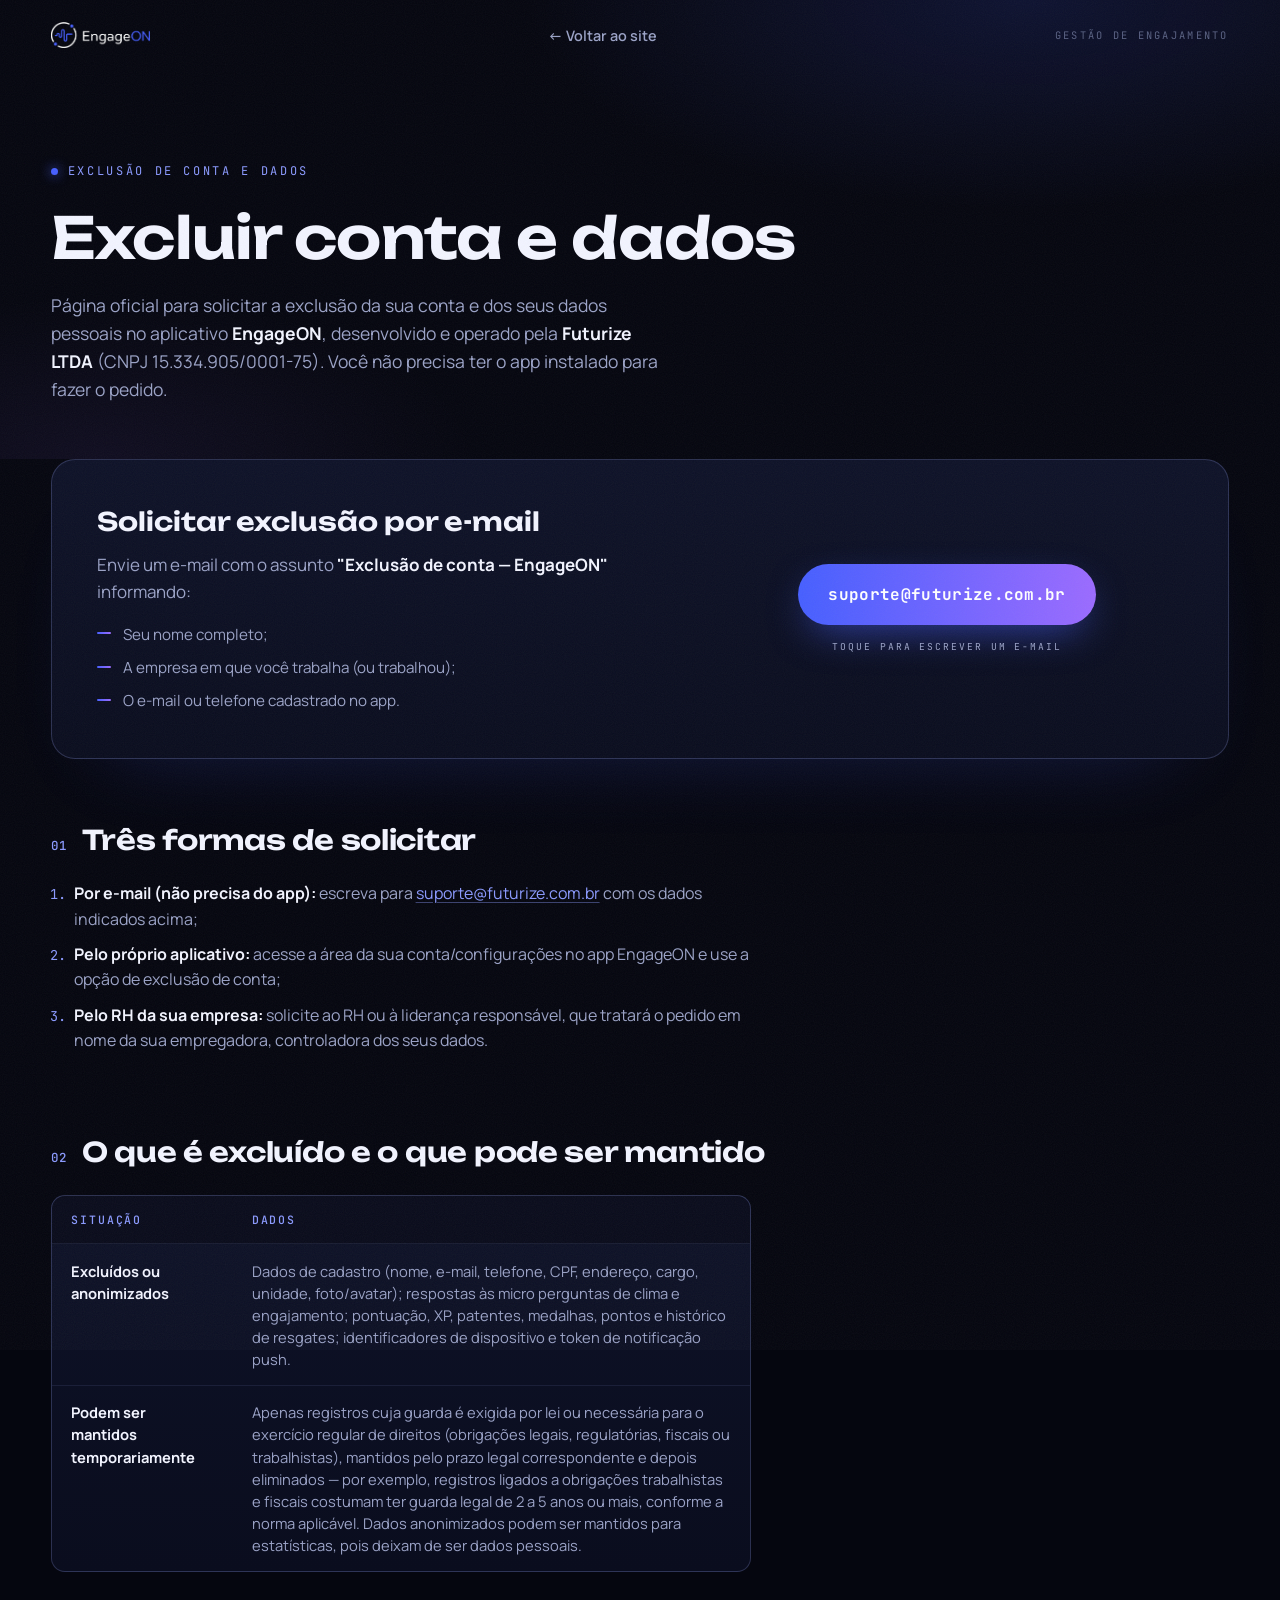
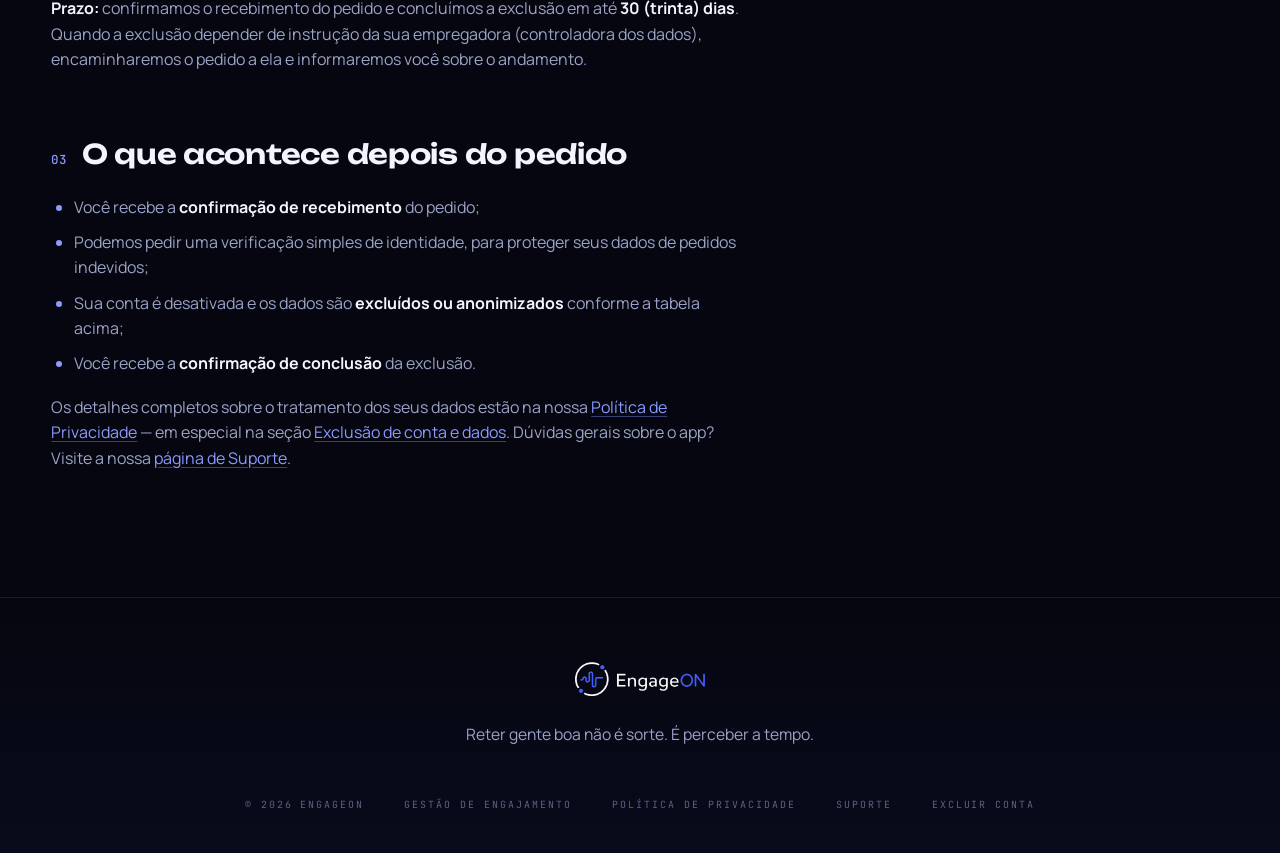
<file: excluir-conta/index.html>
<!DOCTYPE html>
<html lang="pt-BR">
<head>
  <meta charset="UTF-8" />
  <meta name="viewport" content="width=device-width, initial-scale=1.0" />
  <title>Excluir conta e dados — EngageON</title>
  <meta name="description" content="Solicite a exclusão da sua conta e dos seus dados pessoais no app EngageON (Futurize LTDA): pelo app, pelo RH da sua empresa ou pelo e-mail suporte@futurize.com.br. Veja o que é excluído e os prazos." />
  <link rel="icon" type="image/png" href="../assets/EngageON-blue-white-logo.png" />

  <link rel="preconnect" href="https://fonts.googleapis.com" />
  <link rel="preconnect" href="https://fonts.gstatic.com" crossorigin />
  <link href="https://fonts.googleapis.com/css2?family=Unbounded:wght@400;500;600;700&family=Manrope:wght@400;500;600;700;800&family=JetBrains+Mono:wght@400;500;700&display=swap" rel="stylesheet" />

  <link rel="stylesheet" href="../css/styles.css" />
  <link rel="stylesheet" href="../css/privacidade.css" />
  <link rel="stylesheet" href="../css/suporte.css" />
</head>
<body class="privacy-page support-page">

  <!-- ========== NAV ========== -->
  <header class="nav">
    <div class="nav__inner">
      <a href="../index.html" class="nav__logo">
        <img src="../assets/EngageON-blue-white-logo.png" alt="EngageON — página inicial" />
      </a>
      <nav class="nav__links" aria-label="Navegação principal">
        <a href="../index.html">← Voltar ao site</a>
      </nav>
      <div class="nav__tag mono">GESTÃO DE ENGAJAMENTO</div>
    </div>
  </header>

  <main class="privacy-main">

    <!-- ========== HERO ========== -->
    <section class="privacy-hero">
      <div class="privacy-hero__bg" aria-hidden="true"></div>
      <div class="container">
        <p class="eyebrow"><span class="eyebrow__dot"></span>EXCLUSÃO DE CONTA E DADOS</p>
        <h1 class="privacy-hero__title">Excluir conta e dados</h1>
        <p class="support-hero__sub">Página oficial para solicitar a exclusão da sua conta e dos seus dados
        pessoais no aplicativo <strong>EngageON</strong>, desenvolvido e operado pela
        <strong>Futurize LTDA</strong> (CNPJ 15.334.905/0001-75). Você não precisa ter o app instalado
        para fazer o pedido.</p>
      </div>
    </section>

    <div class="container">

      <!-- ========== PEDIDO POR E-MAIL ========== -->
      <section class="support-card" aria-labelledby="pedido-titulo">
        <div class="support-card__info">
          <h2 id="pedido-titulo">Solicitar exclusão por e-mail</h2>
          <p>Envie um e-mail com o assunto <strong>"Exclusão de conta — EngageON"</strong> informando:</p>
          <ul class="support-card__tips">
            <li>Seu nome completo;</li>
            <li>A empresa em que você trabalha (ou trabalhou);</li>
            <li>O e-mail ou telefone cadastrado no app.</li>
          </ul>
        </div>
        <div class="support-card__action">
          <a class="support-card__btn" href="mailto:suporte@futurize.com.br?subject=Exclus%C3%A3o%20de%20conta%20%E2%80%94%20EngageON">suporte@futurize.com.br</a>
          <span class="support-card__hint mono">TOQUE PARA ESCREVER UM E-MAIL</span>
        </div>
      </section>

      <!-- ========== OUTRAS FORMAS ========== -->
      <section class="privacy-section" id="como-solicitar">
        <h2><span class="privacy-section__num mono" aria-hidden="true">01</span>Três formas de solicitar</h2>
        <div class="privacy-section__body">
          <ol>
            <li><strong>Por e-mail (não precisa do app):</strong> escreva para
            <a href="mailto:suporte@futurize.com.br">suporte@futurize.com.br</a> com os dados indicados acima;</li>
            <li><strong>Pelo próprio aplicativo:</strong> acesse a área da sua conta/configurações no app
            EngageON e use a opção de exclusão de conta;</li>
            <li><strong>Pelo RH da sua empresa:</strong> solicite ao RH ou à liderança responsável, que tratará
            o pedido em nome da sua empregadora, controladora dos seus dados.</li>
          </ol>
        </div>
      </section>

      <!-- ========== O QUE É EXCLUÍDO ========== -->
      <section class="privacy-section" id="o-que-e-excluido">
        <h2><span class="privacy-section__num mono" aria-hidden="true">02</span>O que é excluído e o que pode ser mantido</h2>
        <div class="privacy-section__body">
          <div class="table-wrap">
            <table>
              <thead>
                <tr><th>Situação</th><th>Dados</th></tr>
              </thead>
              <tbody>
                <tr>
                  <td><strong>Excluídos ou anonimizados</strong></td>
                  <td>Dados de cadastro (nome, e-mail, telefone, CPF, endereço, cargo, unidade, foto/avatar);
                  respostas às micro perguntas de clima e engajamento; pontuação, XP, patentes, medalhas,
                  pontos e histórico de resgates; identificadores de dispositivo e token de notificação push.</td>
                </tr>
                <tr>
                  <td><strong>Podem ser mantidos temporariamente</strong></td>
                  <td>Apenas registros cuja guarda é exigida por lei ou necessária para o exercício regular de
                  direitos (obrigações legais, regulatórias, fiscais ou trabalhistas), mantidos pelo prazo legal
                  correspondente e depois eliminados — por exemplo, registros ligados a obrigações trabalhistas
                  e fiscais costumam ter guarda legal de 2 a 5 anos ou mais, conforme a norma aplicável.
                  Dados anonimizados podem ser mantidos para estatísticas, pois deixam de ser dados pessoais.</td>
                </tr>
              </tbody>
            </table>
          </div>
          <p><strong>Prazo:</strong> confirmamos o recebimento do pedido e concluímos a exclusão em até
          <strong>30 (trinta) dias</strong>. Quando a exclusão depender de instrução da sua empregadora
          (controladora dos dados), encaminharemos o pedido a ela e informaremos você sobre o andamento.</p>
        </div>
      </section>

      <!-- ========== DEPOIS DO PEDIDO ========== -->
      <section class="privacy-section" id="depois-do-pedido">
        <h2><span class="privacy-section__num mono" aria-hidden="true">03</span>O que acontece depois do pedido</h2>
        <div class="privacy-section__body">
          <ul>
            <li>Você recebe a <strong>confirmação de recebimento</strong> do pedido;</li>
            <li>Podemos pedir uma verificação simples de identidade, para proteger seus dados de pedidos indevidos;</li>
            <li>Sua conta é desativada e os dados são <strong>excluídos ou anonimizados</strong> conforme a tabela acima;</li>
            <li>Você recebe a <strong>confirmação de conclusão</strong> da exclusão.</li>
          </ul>
          <p>Os detalhes completos sobre o tratamento dos seus dados estão na nossa
          <a href="../privacidade.html">Política de Privacidade</a> — em especial na seção
          <a href="../privacidade.html#exclusao-de-conta">Exclusão de conta e dados</a>. Dúvidas gerais sobre o app?
          Visite a nossa <a href="../suporte/">página de Suporte</a>.</p>
        </div>
      </section>

    </div>

  </main>

  <!-- ========== FOOTER ========== -->
  <footer class="footer">
    <div class="container footer__inner">
      <img class="footer__logo" src="../assets/EngageON-blue-white-logo.png" alt="EngageON" />
      <p class="footer__tagline">Reter gente boa não é sorte. É perceber a tempo.</p>
      <div class="footer__base mono">
        <span>© 2026 ENGAGEON</span>
        <span>GESTÃO DE ENGAJAMENTO</span>
        <a class="footer__privacylink" href="../privacidade.html">Política de Privacidade</a>
        <a class="footer__privacylink" href="../suporte/">Suporte</a>
        <a class="footer__privacylink" href="./">Excluir conta</a>
      </div>
    </div>
  </footer>

</body>
</html>
</file>
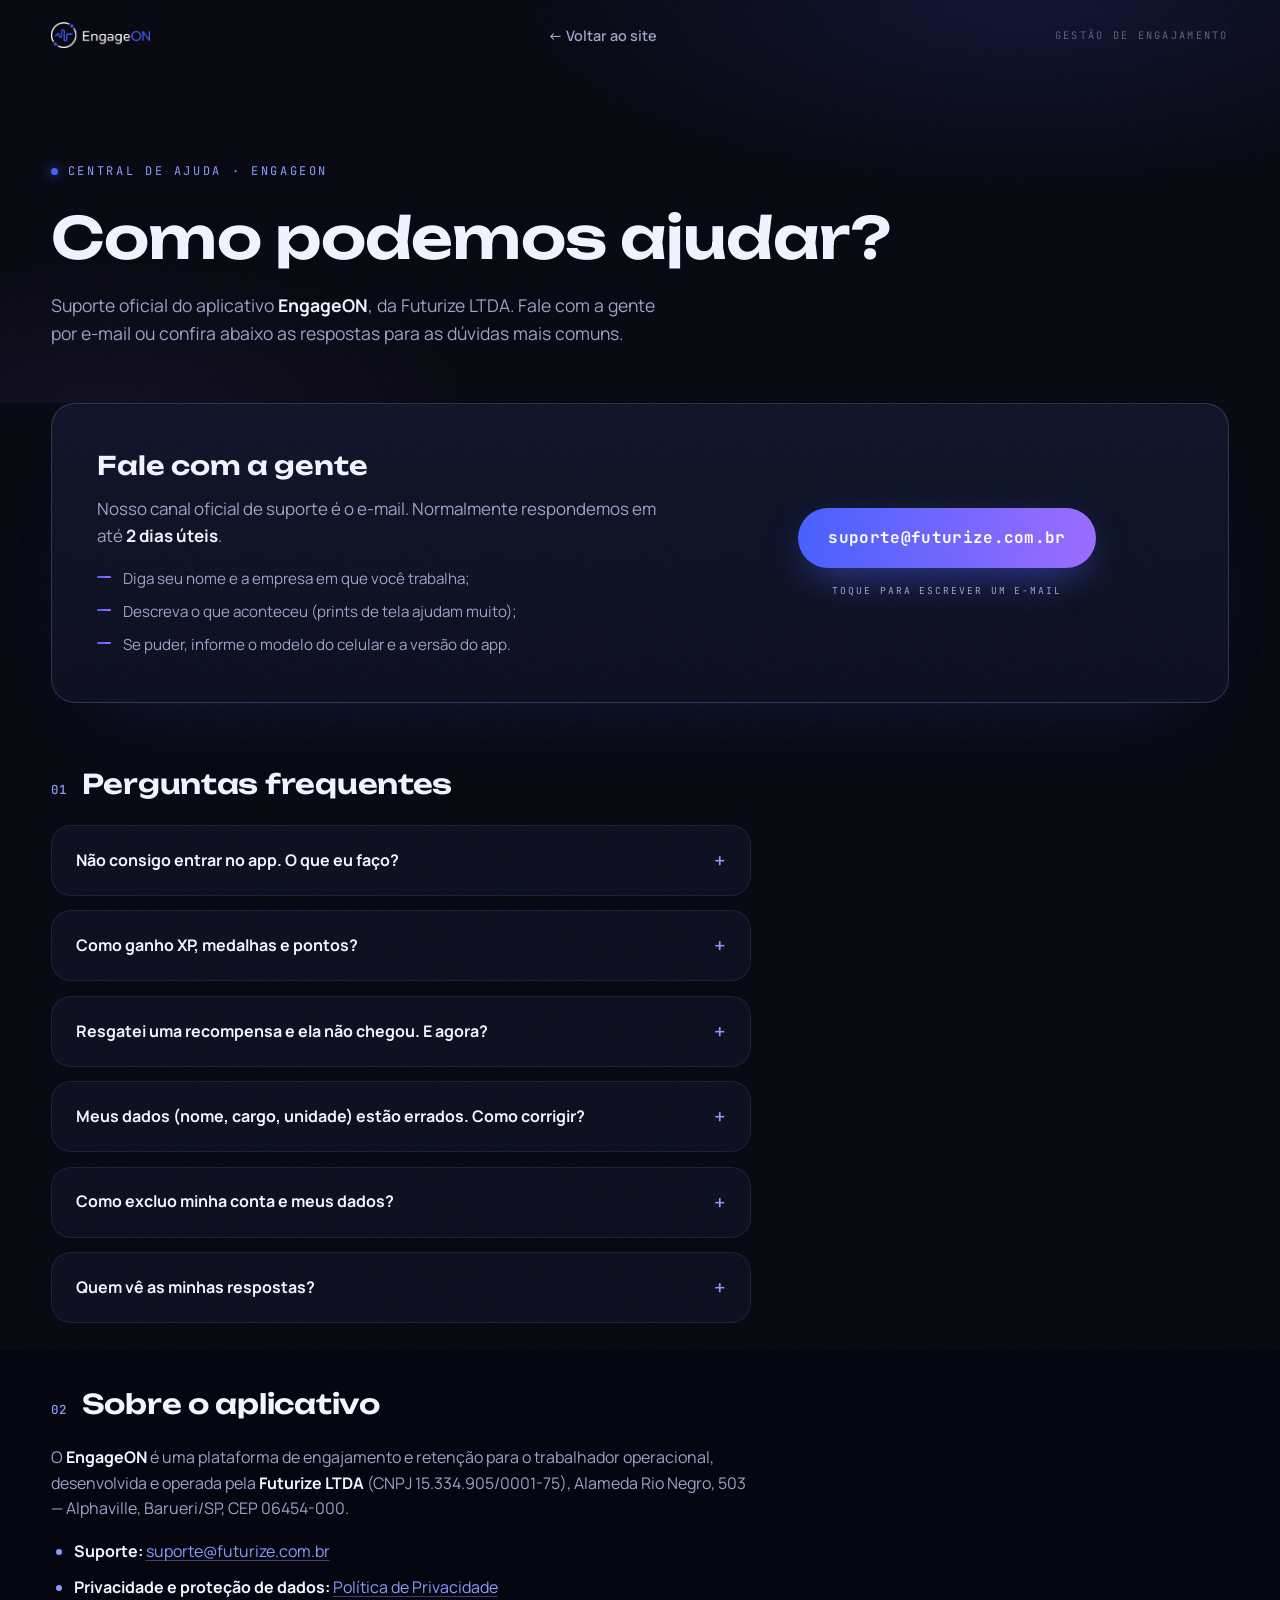
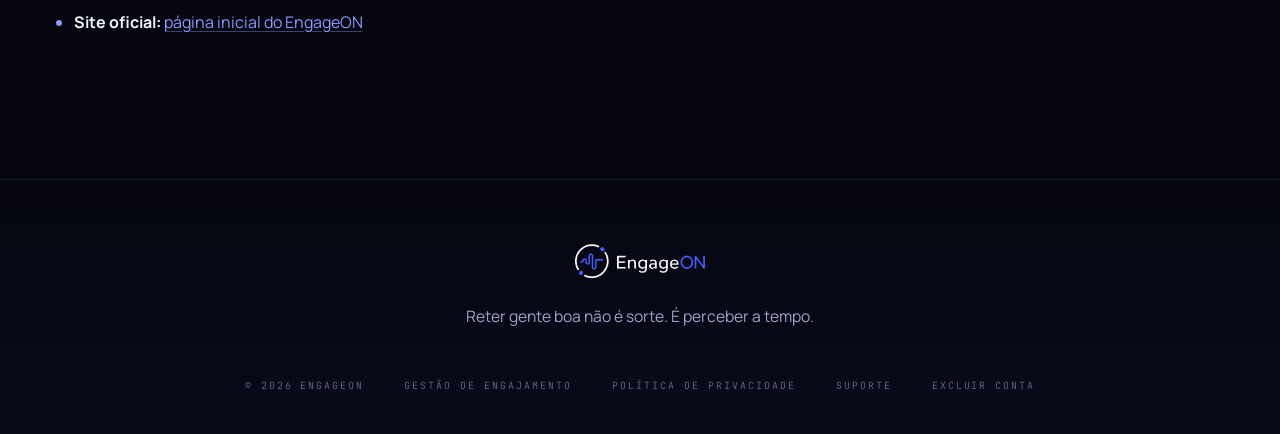
<file: suporte/index.html>
<!DOCTYPE html>
<html lang="pt-BR">
<head>
  <meta charset="UTF-8" />
  <meta name="viewport" content="width=device-width, initial-scale=1.0" />
  <title>Suporte — EngageON</title>
  <meta name="description" content="Central de suporte do app EngageON (Futurize LTDA): fale com a gente por e-mail, veja respostas para as dúvidas mais comuns e saiba como excluir sua conta." />
  <link rel="icon" type="image/png" href="../assets/EngageON-blue-white-logo.png" />

  <link rel="preconnect" href="https://fonts.googleapis.com" />
  <link rel="preconnect" href="https://fonts.gstatic.com" crossorigin />
  <link href="https://fonts.googleapis.com/css2?family=Unbounded:wght@400;500;600;700&family=Manrope:wght@400;500;600;700;800&family=JetBrains+Mono:wght@400;500;700&display=swap" rel="stylesheet" />

  <link rel="stylesheet" href="../css/styles.css" />
  <link rel="stylesheet" href="../css/privacidade.css" />
  <link rel="stylesheet" href="../css/suporte.css" />
</head>
<body class="privacy-page support-page">

  <!-- ========== NAV ========== -->
  <header class="nav">
    <div class="nav__inner">
      <a href="../index.html" class="nav__logo">
        <img src="../assets/EngageON-blue-white-logo.png" alt="EngageON — página inicial" />
      </a>
      <nav class="nav__links" aria-label="Navegação principal">
        <a href="../index.html">← Voltar ao site</a>
      </nav>
      <div class="nav__tag mono">GESTÃO DE ENGAJAMENTO</div>
    </div>
  </header>

  <main class="privacy-main">

    <!-- ========== HERO ========== -->
    <section class="privacy-hero">
      <div class="privacy-hero__bg" aria-hidden="true"></div>
      <div class="container">
        <p class="eyebrow"><span class="eyebrow__dot"></span>CENTRAL DE AJUDA · ENGAGEON</p>
        <h1 class="privacy-hero__title">Como podemos ajudar?</h1>
        <p class="support-hero__sub">Suporte oficial do aplicativo <strong>EngageON</strong>, da Futurize LTDA.
        Fale com a gente por e-mail ou confira abaixo as respostas para as dúvidas mais comuns.</p>
      </div>
    </section>

    <div class="container">

      <!-- ========== CONTATO ========== -->
      <section class="support-card" aria-labelledby="contato-titulo">
        <div class="support-card__info">
          <h2 id="contato-titulo">Fale com a gente</h2>
          <p>Nosso canal oficial de suporte é o e-mail. Normalmente respondemos em até
          <strong>2 dias úteis</strong>.</p>
          <ul class="support-card__tips">
            <li>Diga seu nome e a empresa em que você trabalha;</li>
            <li>Descreva o que aconteceu (prints de tela ajudam muito);</li>
            <li>Se puder, informe o modelo do celular e a versão do app.</li>
          </ul>
        </div>
        <div class="support-card__action">
          <a class="support-card__btn" href="mailto:suporte@futurize.com.br">suporte@futurize.com.br</a>
          <span class="support-card__hint mono">TOQUE PARA ESCREVER UM E-MAIL</span>
        </div>
      </section>

      <!-- ========== FAQ ========== -->
      <section class="privacy-section support-faq" id="faq">
        <h2><span class="privacy-section__num mono" aria-hidden="true">01</span>Perguntas frequentes</h2>
        <div class="privacy-section__body">

          <details>
            <summary>Não consigo entrar no app. O que eu faço?</summary>
            <p>O acesso ao EngageON é criado pela empresa em que você trabalha. Confirme com o RH
            se o seu cadastro já foi feito e se os seus dados (como e-mail e telefone) estão corretos.
            Se o cadastro estiver certo e o erro continuar, escreva para
            <a href="mailto:suporte@futurize.com.br">suporte@futurize.com.br</a> contando o que aparece na tela.</p>
          </details>

          <details>
            <summary>Como ganho XP, medalhas e pontos?</summary>
            <p>Respondendo às micro perguntas no app, recebendo medalhas entregues pelo seu líder
            (como pontualidade, assiduidade e inovação) e participando das atividades da plataforma.
            Os pontos acumulados podem ser trocados por recompensas na loja do app.</p>
          </details>

          <details>
            <summary>Resgatei uma recompensa e ela não chegou. E agora?</summary>
            <p>O prazo de entrega varia conforme a recompensa e é coordenado com a sua empresa.
            Você acompanha o status do resgate na própria loja do app. Se o prazo combinado já passou,
            fale com o RH ou escreva para o nosso suporte com o nome da recompensa e a data do resgate.</p>
          </details>

          <details>
            <summary>Meus dados (nome, cargo, unidade) estão errados. Como corrigir?</summary>
            <p>Esses dados são cadastrados pela sua empresa. Peça a correção ao RH — a atualização
            aparece no app automaticamente. Se precisar de ajuda, nosso suporte orienta o caminho.</p>
          </details>

          <details>
            <summary>Como excluo minha conta e meus dados?</summary>
            <p>Você pode pedir a exclusão pelo próprio app (área da conta/configurações), pelo RH da sua
            empresa ou por e-mail para
            <a href="mailto:suporte@futurize.com.br">suporte@futurize.com.br</a>. O passo a passo completo
            está na página <a href="../excluir-conta/">Excluir conta e dados</a> e na nossa
            <a href="../privacidade.html#exclusao-de-conta">Política de Privacidade</a>.</p>
          </details>

          <details>
            <summary>Quem vê as minhas respostas?</summary>
            <p>Suas respostas alimentam os indicadores de engajamento exibidos ao RH e aos líderes
            autorizados pela sua empresa. Explicamos isso em detalhes, com total transparência, na
            <a href="../privacidade.html">Política de Privacidade</a>.</p>
          </details>

        </div>
      </section>

      <!-- ========== SOBRE ========== -->
      <section class="privacy-section" id="sobre">
        <h2><span class="privacy-section__num mono" aria-hidden="true">02</span>Sobre o aplicativo</h2>
        <div class="privacy-section__body">
          <p>O <strong>EngageON</strong> é uma plataforma de engajamento e retenção para o trabalhador
          operacional, desenvolvida e operada pela <strong>Futurize LTDA</strong>
          (CNPJ 15.334.905/0001-75), Alameda Rio Negro, 503 — Alphaville, Barueri/SP, CEP 06454-000.</p>
          <ul>
            <li><strong>Suporte:</strong> <a href="mailto:suporte@futurize.com.br">suporte@futurize.com.br</a></li>
            <li><strong>Privacidade e proteção de dados:</strong> <a href="../privacidade.html">Política de Privacidade</a></li>
            <li><strong>Site oficial:</strong> <a href="../index.html">página inicial do EngageON</a></li>
          </ul>
        </div>
      </section>

    </div>

  </main>

  <!-- ========== FOOTER ========== -->
  <footer class="footer">
    <div class="container footer__inner">
      <img class="footer__logo" src="../assets/EngageON-blue-white-logo.png" alt="EngageON" />
      <p class="footer__tagline">Reter gente boa não é sorte. É perceber a tempo.</p>
      <div class="footer__base mono">
        <span>© 2026 ENGAGEON</span>
        <span>GESTÃO DE ENGAJAMENTO</span>
        <a class="footer__privacylink" href="../privacidade.html">Política de Privacidade</a>
        <a class="footer__privacylink" href="./">Suporte</a>
        <a class="footer__privacylink" href="../excluir-conta/">Excluir conta</a>
      </div>
    </div>
  </footer>

</body>
</html>
</file>
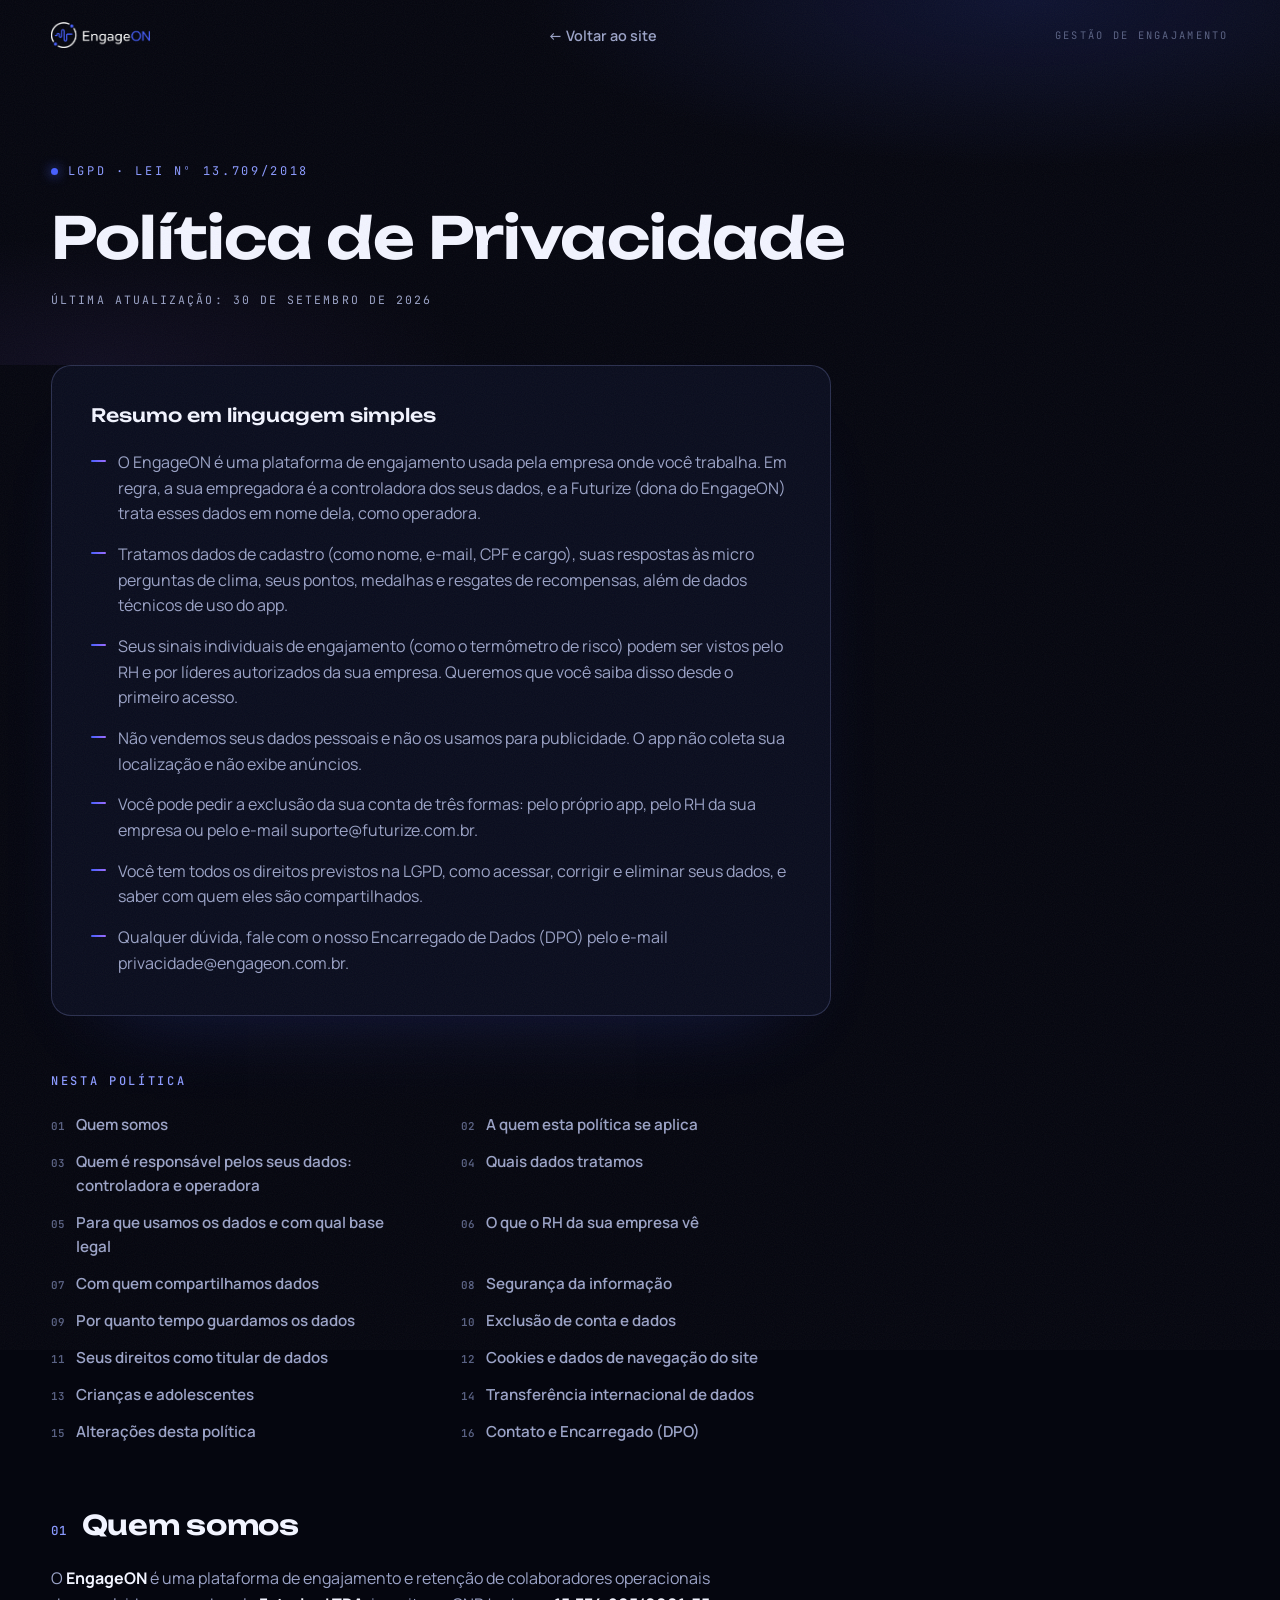
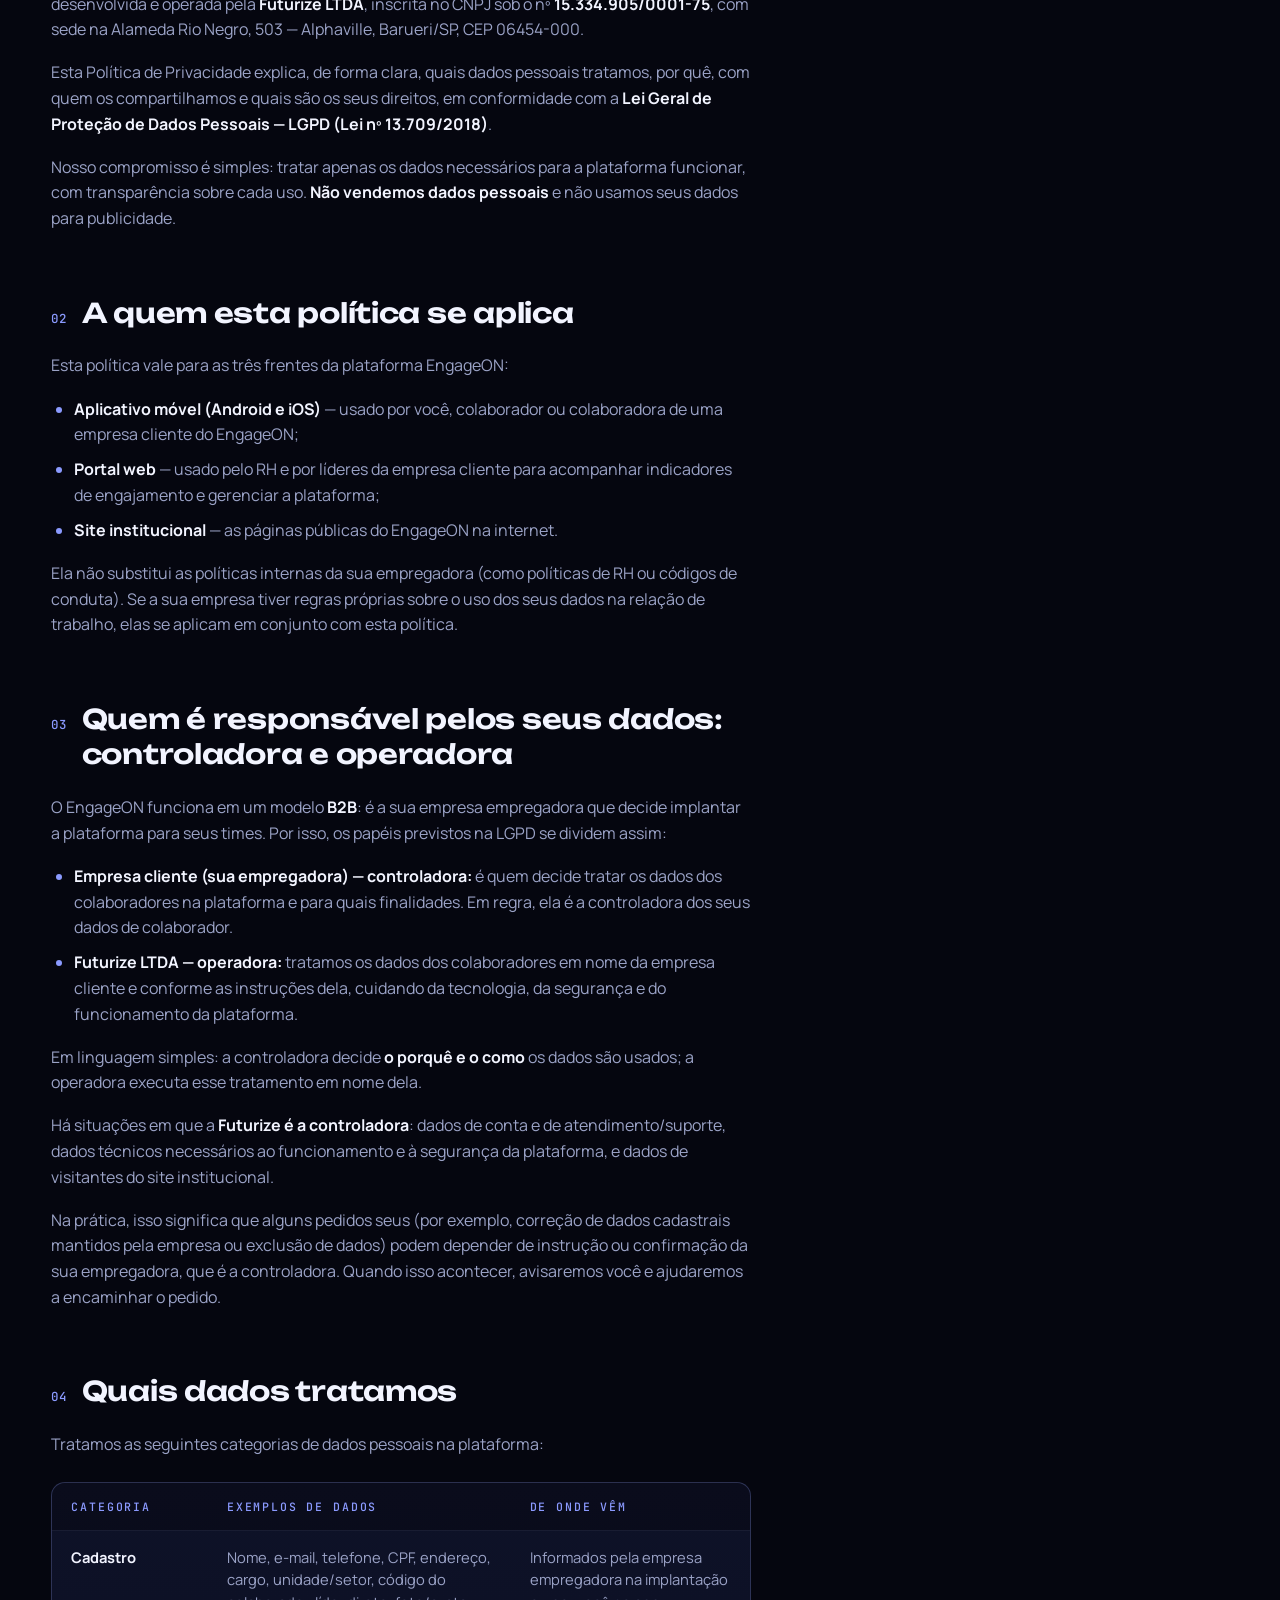
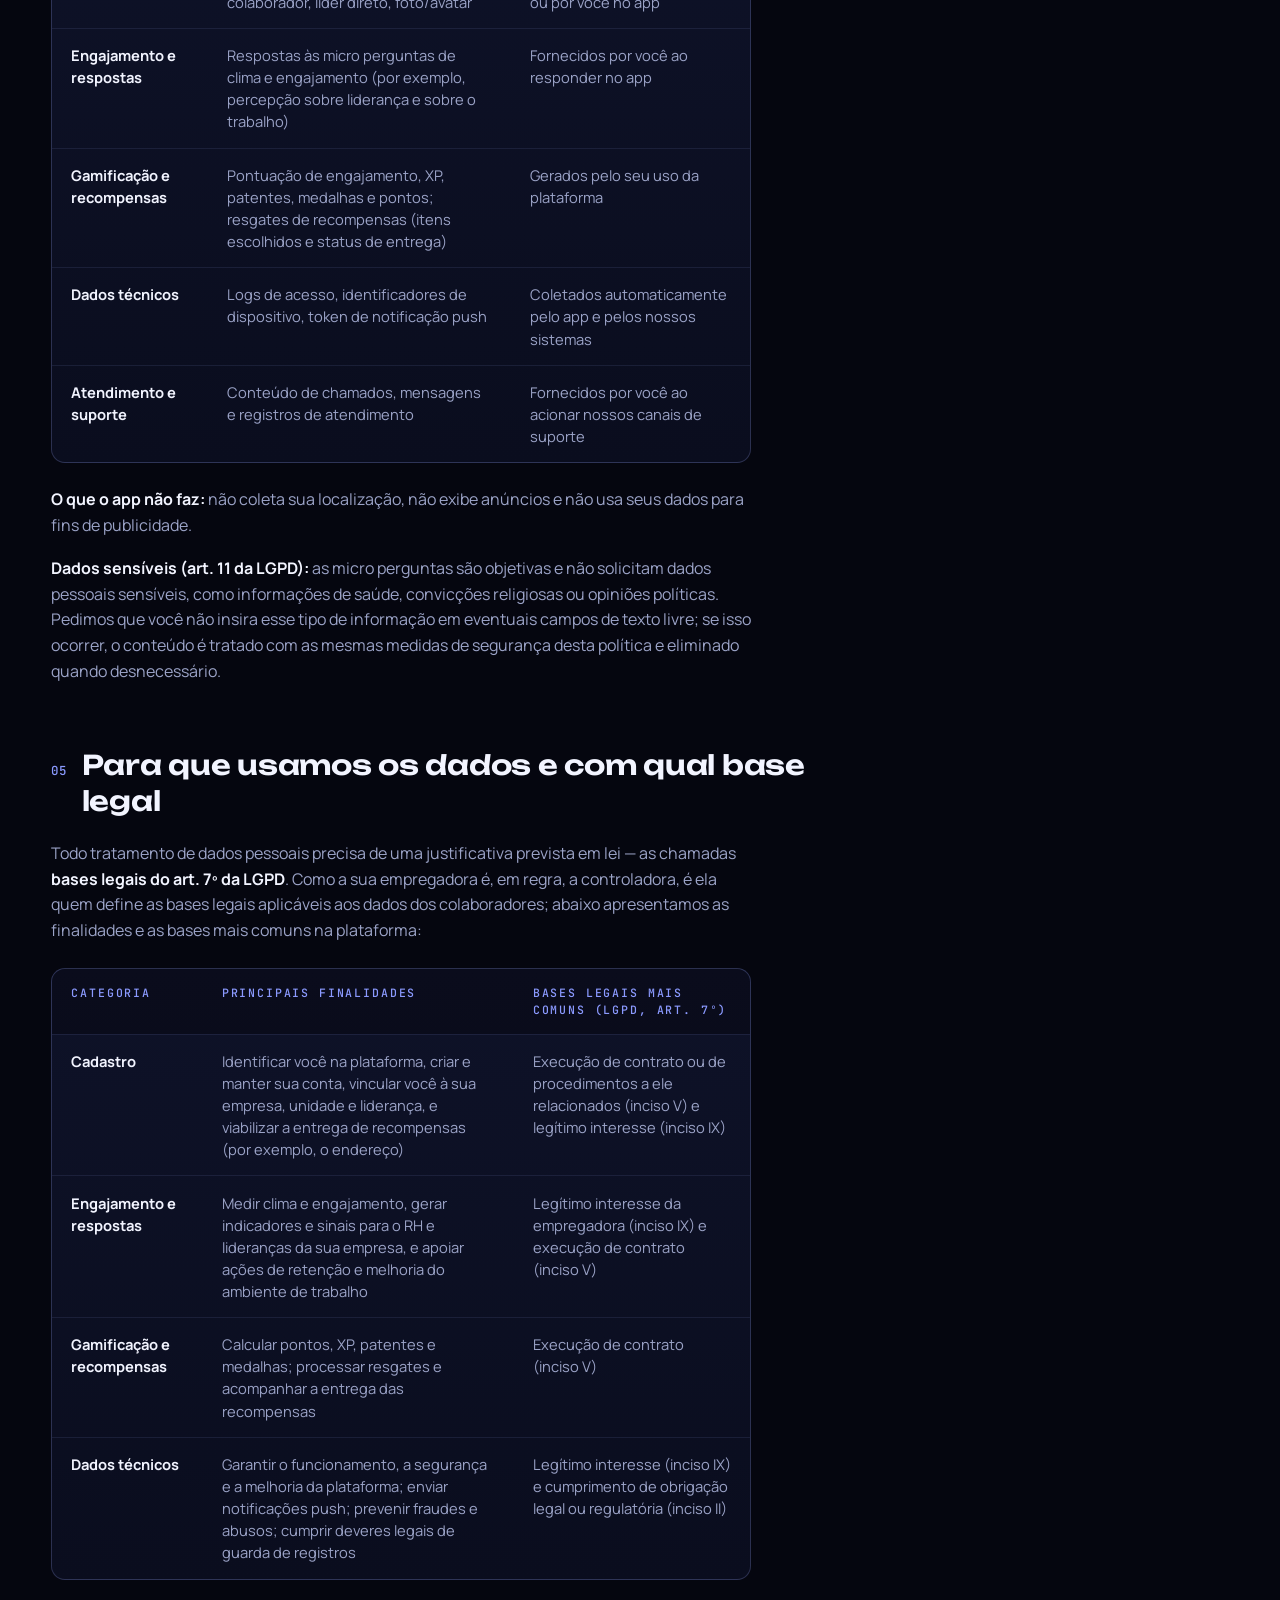
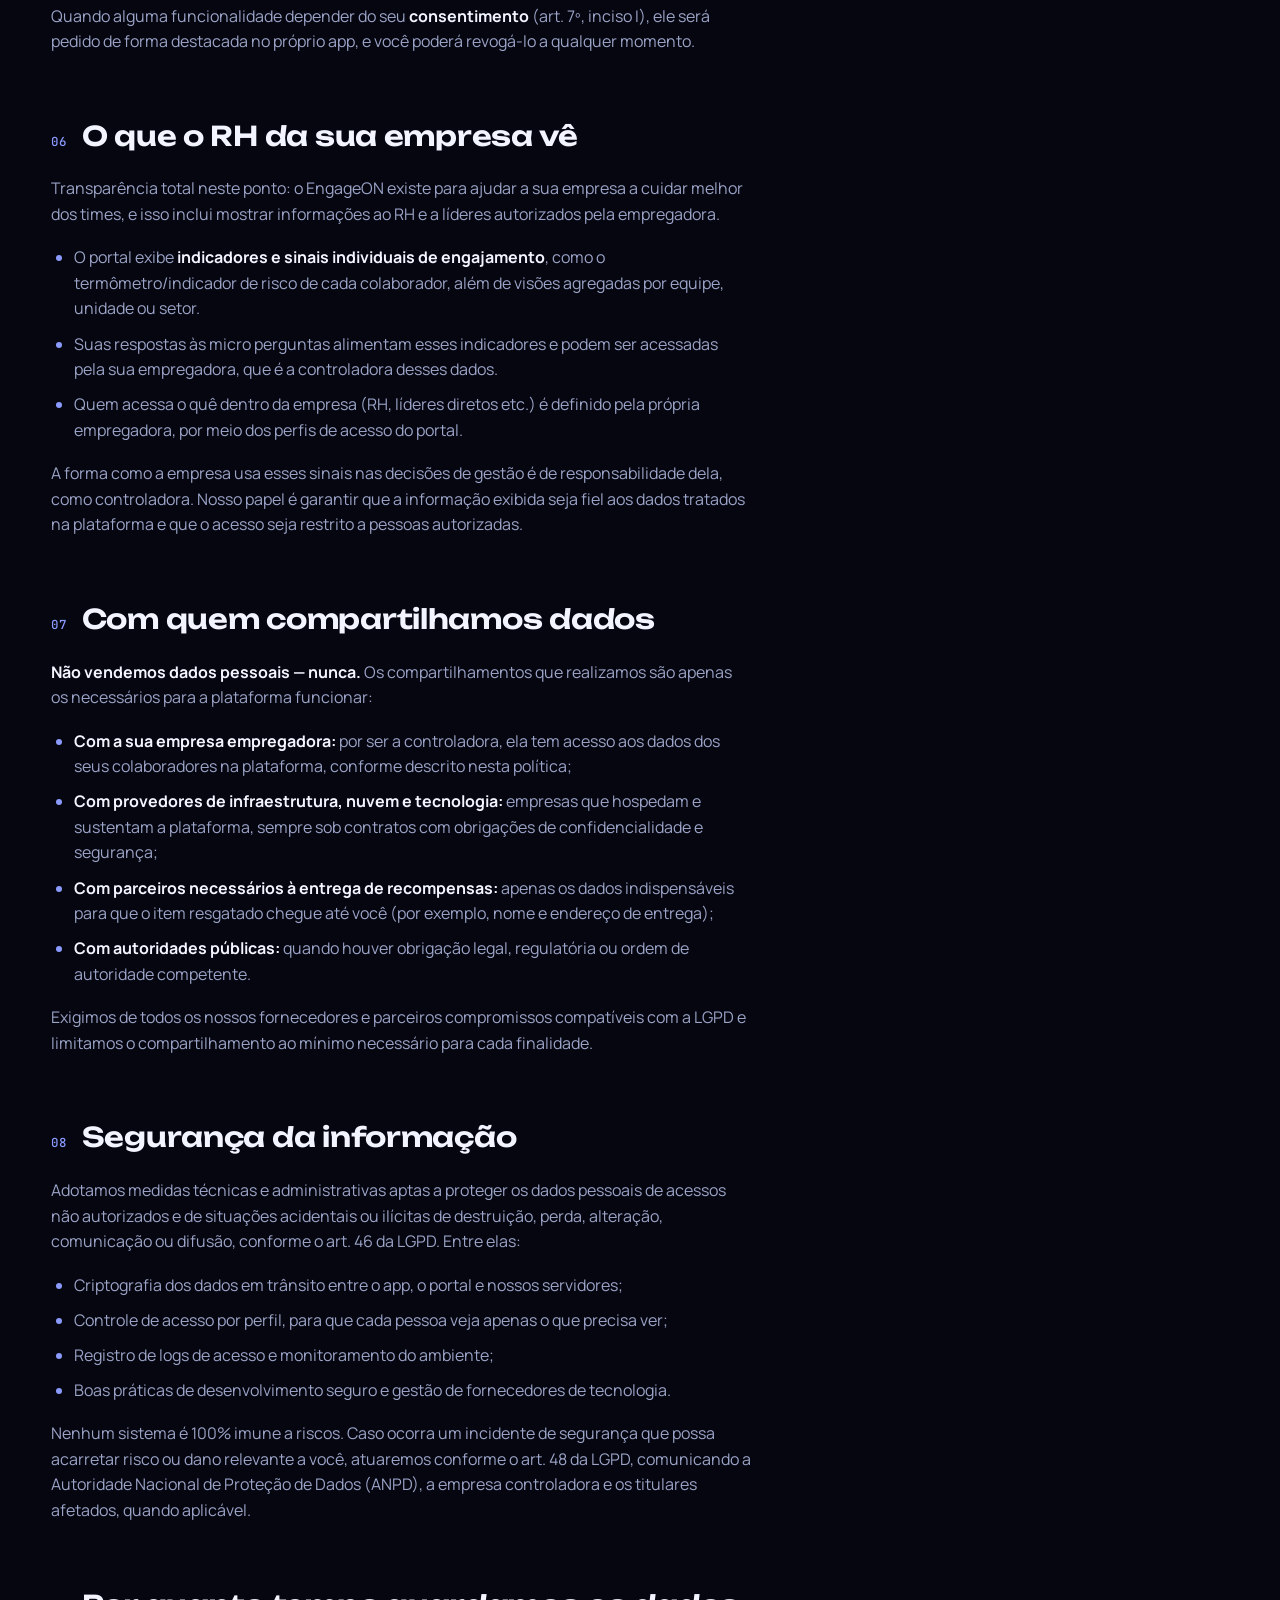
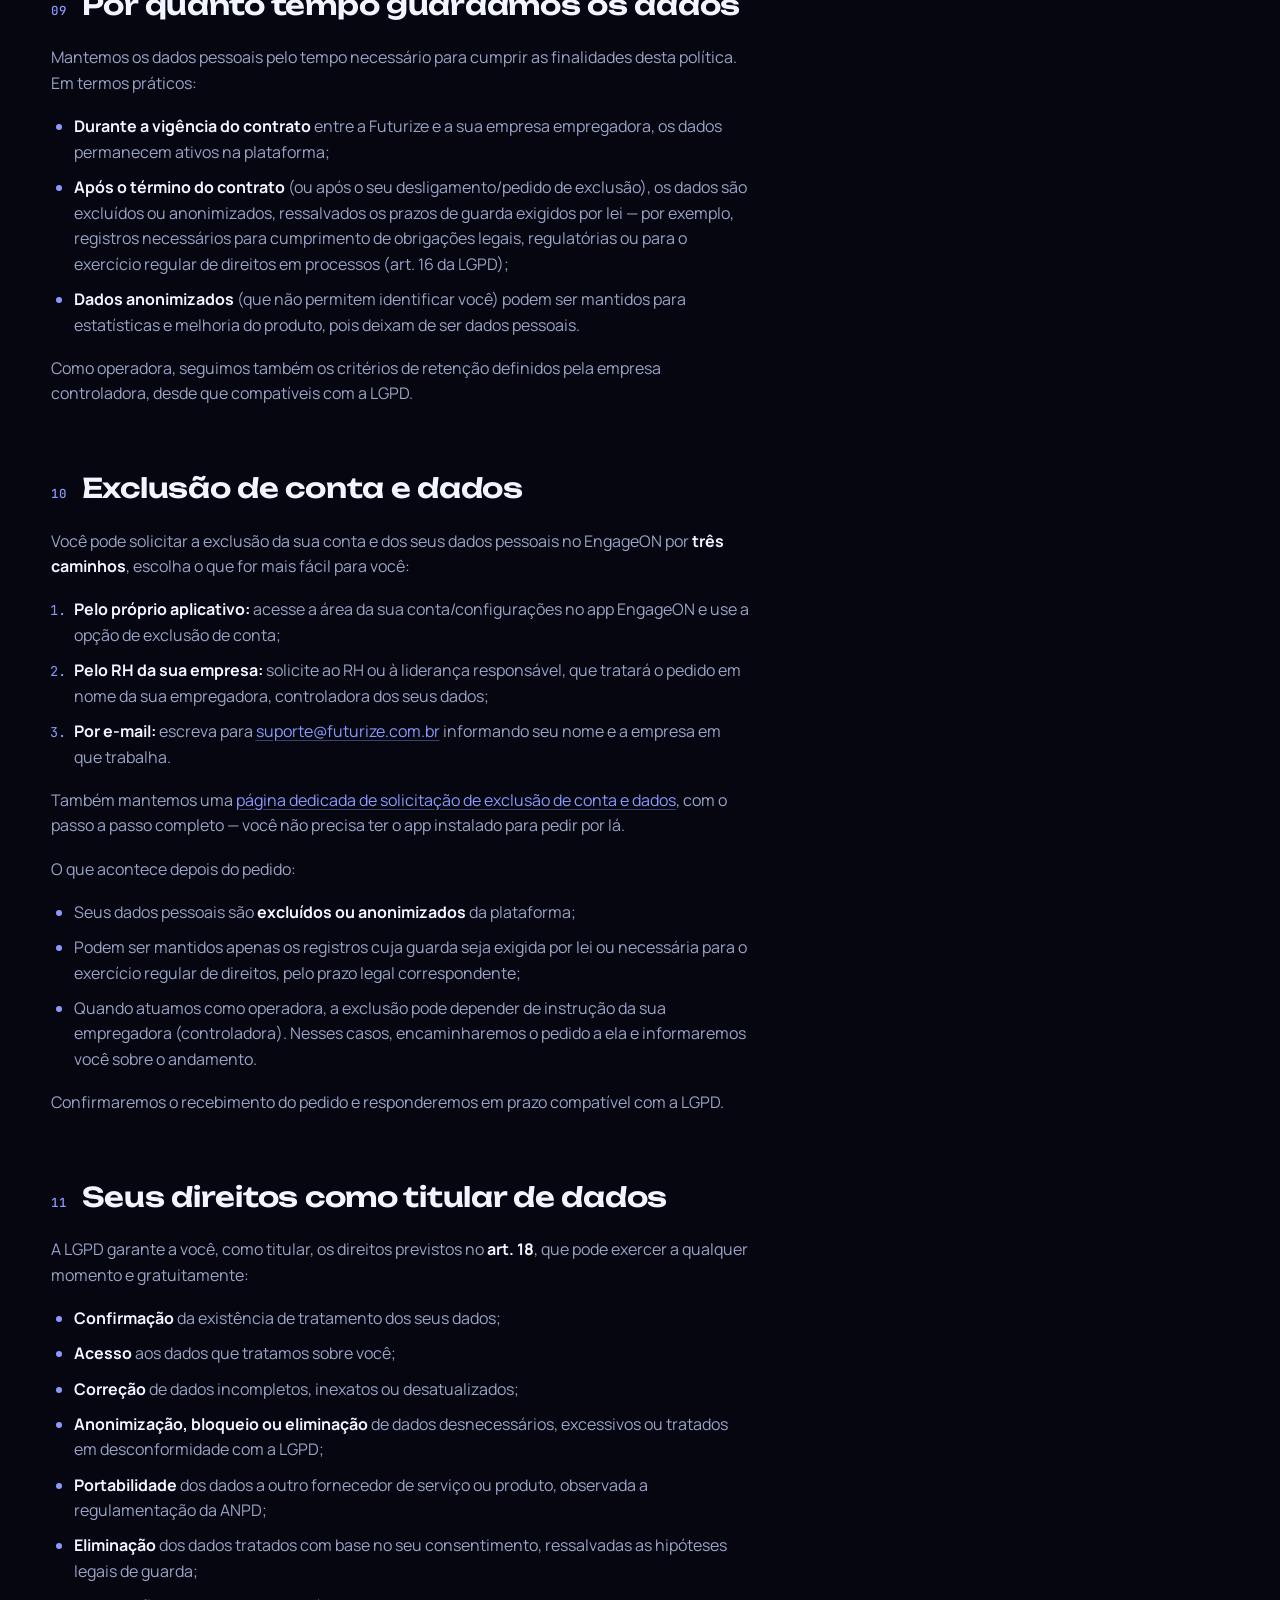
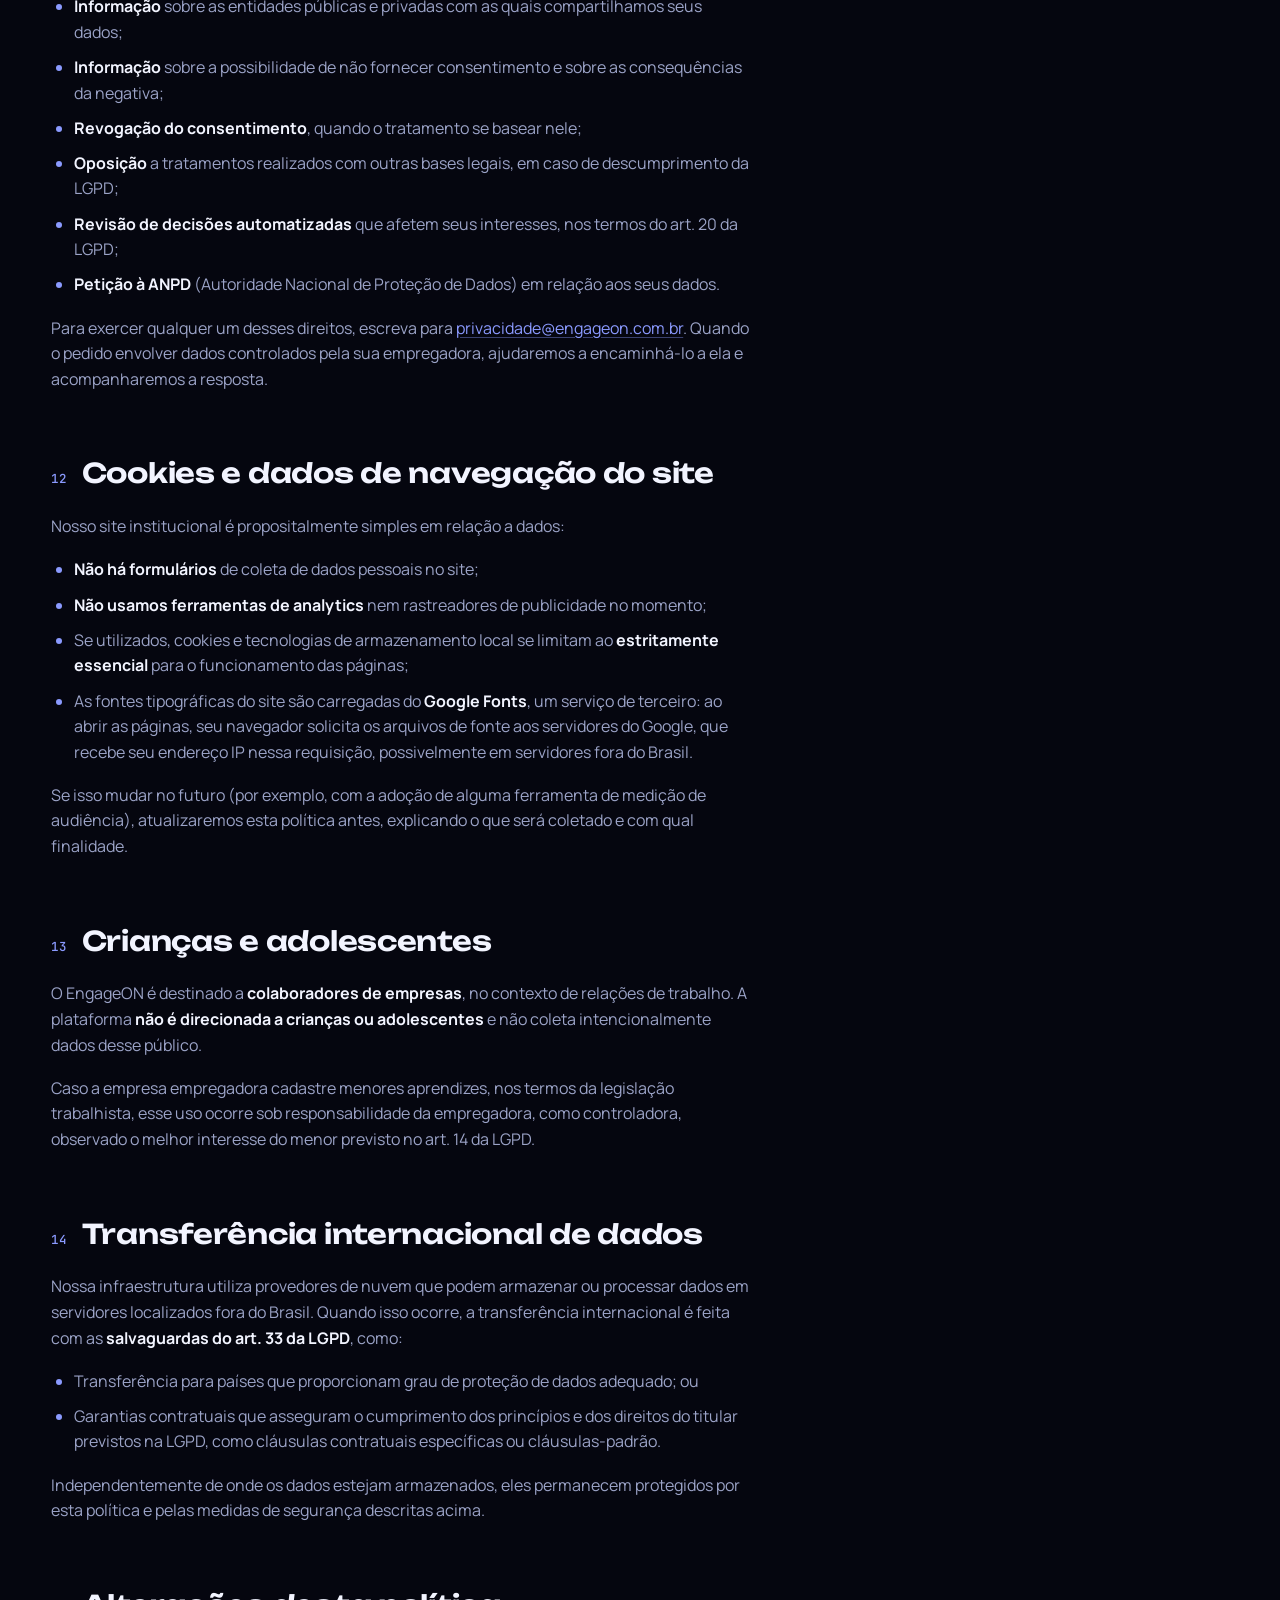
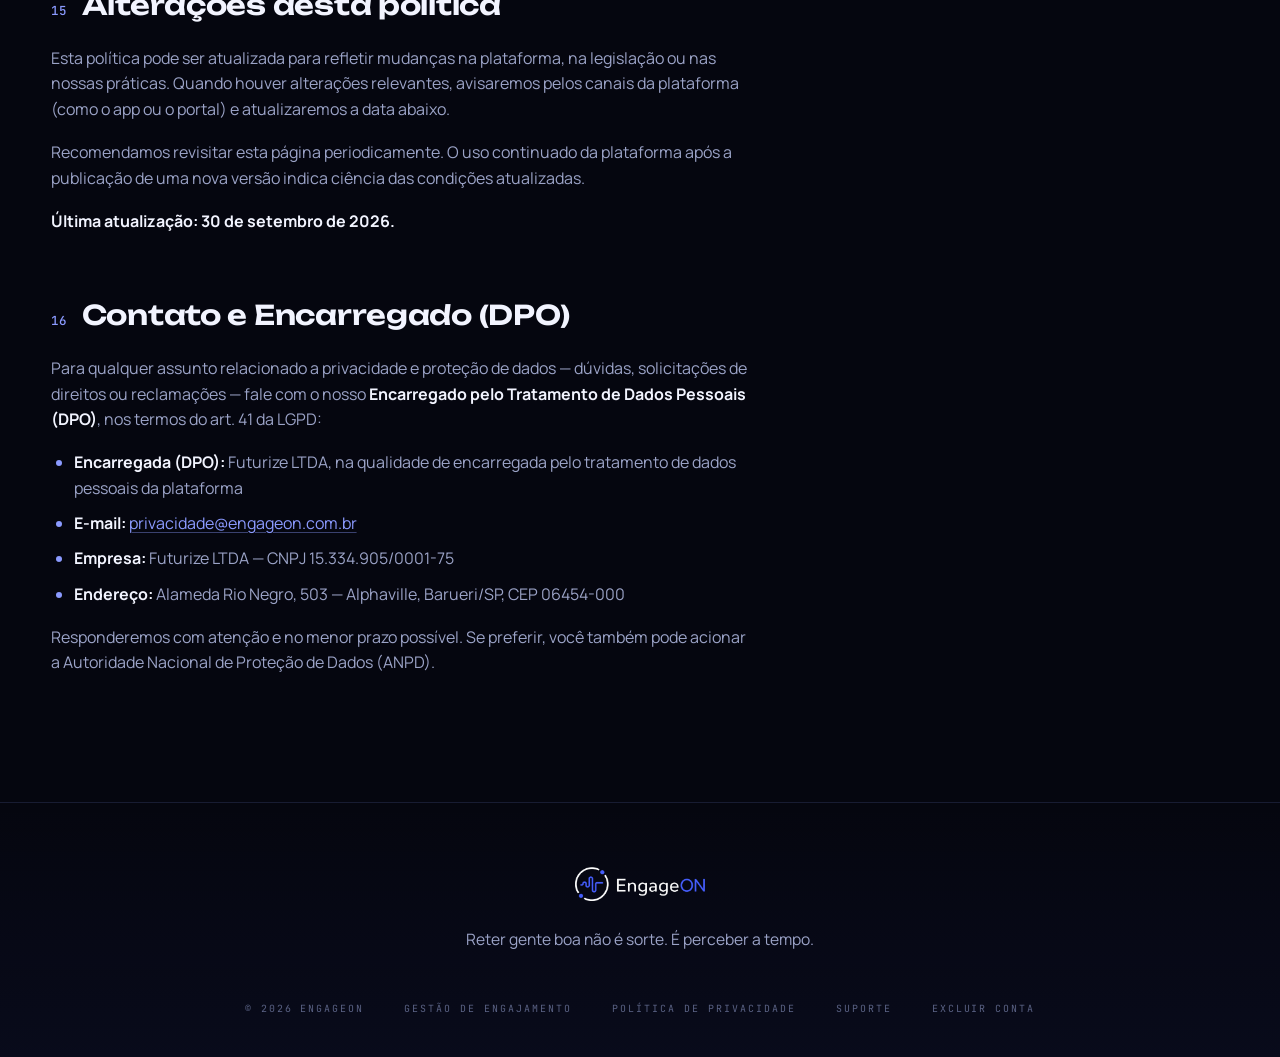
<file: privacidade.html>
<!DOCTYPE html>
<html lang="pt-BR">
<head>
  <meta charset="UTF-8" />
  <meta name="viewport" content="width=device-width, initial-scale=1.0" />
  <title>Política de Privacidade — EngageON</title>
  <meta name="description" content="Política de Privacidade do EngageON (Futurize LTDA): quais dados pessoais tratamos, finalidades e bases legais da LGPD, compartilhamento, retenção, exclusão de conta e direitos do titular." />
  <link rel="icon" type="image/png" href="assets/EngageON-blue-white-logo.png" />

  <link rel="preconnect" href="https://fonts.googleapis.com" />
  <link rel="preconnect" href="https://fonts.gstatic.com" crossorigin />
  <link href="https://fonts.googleapis.com/css2?family=Unbounded:wght@400;500;600;700&family=Manrope:wght@400;500;600;700;800&family=JetBrains+Mono:wght@400;500;700&display=swap" rel="stylesheet" />

  <link rel="stylesheet" href="css/styles.css" />
  <link rel="stylesheet" href="css/privacidade.css" />
</head>
<body class="privacy-page">

  <!-- ========== NAV ========== -->
  <header class="nav">
    <div class="nav__inner">
      <a href="index.html" class="nav__logo">
        <img src="assets/EngageON-blue-white-logo.png" alt="EngageON — página inicial" />
      </a>
      <nav class="nav__links" aria-label="Navegação principal">
        <a href="index.html">← Voltar ao site</a>
      </nav>
      <div class="nav__tag mono">GESTÃO DE ENGAJAMENTO</div>
    </div>
  </header>

  <main class="privacy-main">

    <!-- ========== HERO COMPACTO ========== -->
    <section class="privacy-hero">
      <div class="privacy-hero__bg" aria-hidden="true"></div>
      <div class="container">
        <p class="eyebrow"><span class="eyebrow__dot"></span>LGPD · LEI Nº 13.709/2018</p>
        <h1 class="privacy-hero__title">Política de Privacidade</h1>
        <p class="privacy-hero__updated mono">Última atualização: 30 de setembro de 2026</p>
      </div>
    </section>

    <div class="container">

      <!-- ========== RESUMO EM LINGUAGEM SIMPLES ========== -->
      <section class="privacy-summary" aria-labelledby="resumo-titulo">
        <h2 id="resumo-titulo">Resumo em linguagem simples</h2>
        <ul>
          <li>O EngageON é uma plataforma de engajamento usada pela empresa onde você trabalha. Em regra, a sua empregadora é a controladora dos seus dados, e a Futurize (dona do EngageON) trata esses dados em nome dela, como operadora.</li>
          <li>Tratamos dados de cadastro (como nome, e-mail, CPF e cargo), suas respostas às micro perguntas de clima, seus pontos, medalhas e resgates de recompensas, além de dados técnicos de uso do app.</li>
          <li>Seus sinais individuais de engajamento (como o termômetro de risco) podem ser vistos pelo RH e por líderes autorizados da sua empresa. Queremos que você saiba disso desde o primeiro acesso.</li>
          <li>Não vendemos seus dados pessoais e não os usamos para publicidade. O app não coleta sua localização e não exibe anúncios.</li>
          <li>Você pode pedir a exclusão da sua conta de três formas: pelo próprio app, pelo RH da sua empresa ou pelo e-mail suporte@futurize.com.br.</li>
          <li>Você tem todos os direitos previstos na LGPD, como acessar, corrigir e eliminar seus dados, e saber com quem eles são compartilhados.</li>
          <li>Qualquer dúvida, fale com o nosso Encarregado de Dados (DPO) pelo e-mail privacidade@engageon.com.br.</li>
        </ul>
      </section>

      <!-- ========== SUMÁRIO ========== -->
      <nav class="privacy-toc" aria-labelledby="toc-titulo">
        <h2 id="toc-titulo" class="mono">Nesta política</h2>
        <ol>
          <li><a href="#quem-somos">Quem somos</a></li>
          <li><a href="#a-quem-se-aplica">A quem esta política se aplica</a></li>
          <li><a href="#papeis-controladora-operadora">Quem é responsável pelos seus dados: controladora e operadora</a></li>
          <li><a href="#dados-coletados">Quais dados tratamos</a></li>
          <li><a href="#finalidades-bases-legais">Para que usamos os dados e com qual base legal</a></li>
          <li><a href="#visibilidade-rh">O que o RH da sua empresa vê</a></li>
          <li><a href="#compartilhamento">Com quem compartilhamos dados</a></li>
          <li><a href="#seguranca">Segurança da informação</a></li>
          <li><a href="#retencao">Por quanto tempo guardamos os dados</a></li>
          <li><a href="#exclusao-de-conta">Exclusão de conta e dados</a></li>
          <li><a href="#direitos-do-titular">Seus direitos como titular de dados</a></li>
          <li><a href="#cookies">Cookies e dados de navegação do site</a></li>
          <li><a href="#criancas-adolescentes">Crianças e adolescentes</a></li>
          <li><a href="#transferencia-internacional">Transferência internacional de dados</a></li>
          <li><a href="#alteracoes">Alterações desta política</a></li>
          <li><a href="#contato-dpo">Contato e Encarregado (DPO)</a></li>
        </ol>
      </nav>

      <!-- ========== SEÇÕES ========== -->
      <section class="privacy-section" id="quem-somos">
        <h2><span class="privacy-section__num mono" aria-hidden="true">01</span>Quem somos</h2>
        <div class="privacy-section__body">
          <p>O <strong>EngageON</strong> é uma plataforma de engajamento e retenção de colaboradores operacionais desenvolvida e operada pela <strong>Futurize LTDA</strong>, inscrita no CNPJ sob o nº <strong>15.334.905/0001-75</strong>, com sede na Alameda Rio Negro, 503 — Alphaville, Barueri/SP, CEP 06454-000.</p>
          <p>Esta Política de Privacidade explica, de forma clara, quais dados pessoais tratamos, por quê, com quem os compartilhamos e quais são os seus direitos, em conformidade com a <strong>Lei Geral de Proteção de Dados Pessoais — LGPD (Lei nº 13.709/2018)</strong>.</p>
          <p>Nosso compromisso é simples: tratar apenas os dados necessários para a plataforma funcionar, com transparência sobre cada uso. <strong>Não vendemos dados pessoais</strong> e não usamos seus dados para publicidade.</p>
        </div>
      </section>

      <section class="privacy-section" id="a-quem-se-aplica">
        <h2><span class="privacy-section__num mono" aria-hidden="true">02</span>A quem esta política se aplica</h2>
        <div class="privacy-section__body">
          <p>Esta política vale para as três frentes da plataforma EngageON:</p>
          <ul>
            <li><strong>Aplicativo móvel (Android e iOS)</strong> — usado por você, colaborador ou colaboradora de uma empresa cliente do EngageON;</li>
            <li><strong>Portal web</strong> — usado pelo RH e por líderes da empresa cliente para acompanhar indicadores de engajamento e gerenciar a plataforma;</li>
            <li><strong>Site institucional</strong> — as páginas públicas do EngageON na internet.</li>
          </ul>
          <p>Ela não substitui as políticas internas da sua empregadora (como políticas de RH ou códigos de conduta). Se a sua empresa tiver regras próprias sobre o uso dos seus dados na relação de trabalho, elas se aplicam em conjunto com esta política.</p>
        </div>
      </section>

      <section class="privacy-section" id="papeis-controladora-operadora">
        <h2><span class="privacy-section__num mono" aria-hidden="true">03</span>Quem é responsável pelos seus dados: controladora e operadora</h2>
        <div class="privacy-section__body">
          <p>O EngageON funciona em um modelo <strong>B2B</strong>: é a sua empresa empregadora que decide implantar a plataforma para seus times. Por isso, os papéis previstos na LGPD se dividem assim:</p>
          <ul>
            <li><strong>Empresa cliente (sua empregadora) — controladora:</strong> é quem decide tratar os dados dos colaboradores na plataforma e para quais finalidades. Em regra, ela é a controladora dos seus dados de colaborador.</li>
            <li><strong>Futurize LTDA — operadora:</strong> tratamos os dados dos colaboradores em nome da empresa cliente e conforme as instruções dela, cuidando da tecnologia, da segurança e do funcionamento da plataforma.</li>
          </ul>
          <p>Em linguagem simples: a controladora decide <strong>o porquê e o como</strong> os dados são usados; a operadora executa esse tratamento em nome dela.</p>
          <p>Há situações em que a <strong>Futurize é a controladora</strong>: dados de conta e de atendimento/suporte, dados técnicos necessários ao funcionamento e à segurança da plataforma, e dados de visitantes do site institucional.</p>
          <p>Na prática, isso significa que alguns pedidos seus (por exemplo, correção de dados cadastrais mantidos pela empresa ou exclusão de dados) podem depender de instrução ou confirmação da sua empregadora, que é a controladora. Quando isso acontecer, avisaremos você e ajudaremos a encaminhar o pedido.</p>
        </div>
      </section>

      <section class="privacy-section" id="dados-coletados">
        <h2><span class="privacy-section__num mono" aria-hidden="true">04</span>Quais dados tratamos</h2>
        <div class="privacy-section__body">
          <p>Tratamos as seguintes categorias de dados pessoais na plataforma:</p>
          <div class="table-wrap">
            <table>
              <thead>
                <tr><th>Categoria</th><th>Exemplos de dados</th><th>De onde vêm</th></tr>
              </thead>
              <tbody>
                <tr><td><strong>Cadastro</strong></td><td>Nome, e-mail, telefone, CPF, endereço, cargo, unidade/setor, código do colaborador, líder direto, foto/avatar</td><td>Informados pela empresa empregadora na implantação ou por você no app</td></tr>
                <tr><td><strong>Engajamento e respostas</strong></td><td>Respostas às micro perguntas de clima e engajamento (por exemplo, percepção sobre liderança e sobre o trabalho)</td><td>Fornecidos por você ao responder no app</td></tr>
                <tr><td><strong>Gamificação e recompensas</strong></td><td>Pontuação de engajamento, XP, patentes, medalhas e pontos; resgates de recompensas (itens escolhidos e status de entrega)</td><td>Gerados pelo seu uso da plataforma</td></tr>
                <tr><td><strong>Dados técnicos</strong></td><td>Logs de acesso, identificadores de dispositivo, token de notificação push</td><td>Coletados automaticamente pelo app e pelos nossos sistemas</td></tr>
                <tr><td><strong>Atendimento e suporte</strong></td><td>Conteúdo de chamados, mensagens e registros de atendimento</td><td>Fornecidos por você ao acionar nossos canais de suporte</td></tr>
              </tbody>
            </table>
          </div>
          <p><strong>O que o app não faz:</strong> não coleta sua localização, não exibe anúncios e não usa seus dados para fins de publicidade.</p>
          <p><strong>Dados sensíveis (art. 11 da LGPD):</strong> as micro perguntas são objetivas e não solicitam dados pessoais sensíveis, como informações de saúde, convicções religiosas ou opiniões políticas. Pedimos que você não insira esse tipo de informação em eventuais campos de texto livre; se isso ocorrer, o conteúdo é tratado com as mesmas medidas de segurança desta política e eliminado quando desnecessário.</p>
        </div>
      </section>

      <section class="privacy-section" id="finalidades-bases-legais">
        <h2><span class="privacy-section__num mono" aria-hidden="true">05</span>Para que usamos os dados e com qual base legal</h2>
        <div class="privacy-section__body">
          <p>Todo tratamento de dados pessoais precisa de uma justificativa prevista em lei — as chamadas <strong>bases legais do art. 7º da LGPD</strong>. Como a sua empregadora é, em regra, a controladora, é ela quem define as bases legais aplicáveis aos dados dos colaboradores; abaixo apresentamos as finalidades e as bases mais comuns na plataforma:</p>
          <div class="table-wrap">
            <table>
              <thead>
                <tr><th>Categoria</th><th>Principais finalidades</th><th>Bases legais mais comuns (LGPD, art. 7º)</th></tr>
              </thead>
              <tbody>
                <tr><td><strong>Cadastro</strong></td><td>Identificar você na plataforma, criar e manter sua conta, vincular você à sua empresa, unidade e liderança, e viabilizar a entrega de recompensas (por exemplo, o endereço)</td><td>Execução de contrato ou de procedimentos a ele relacionados (inciso V) e legítimo interesse (inciso IX)</td></tr>
                <tr><td><strong>Engajamento e respostas</strong></td><td>Medir clima e engajamento, gerar indicadores e sinais para o RH e lideranças da sua empresa, e apoiar ações de retenção e melhoria do ambiente de trabalho</td><td>Legítimo interesse da empregadora (inciso IX) e execução de contrato (inciso V)</td></tr>
                <tr><td><strong>Gamificação e recompensas</strong></td><td>Calcular pontos, XP, patentes e medalhas; processar resgates e acompanhar a entrega das recompensas</td><td>Execução de contrato (inciso V)</td></tr>
                <tr><td><strong>Dados técnicos</strong></td><td>Garantir o funcionamento, a segurança e a melhoria da plataforma; enviar notificações push; prevenir fraudes e abusos; cumprir deveres legais de guarda de registros</td><td>Legítimo interesse (inciso IX) e cumprimento de obrigação legal ou regulatória (inciso II)</td></tr>
              </tbody>
            </table>
          </div>
          <p>Quando alguma funcionalidade depender do seu <strong>consentimento</strong> (art. 7º, inciso I), ele será pedido de forma destacada no próprio app, e você poderá revogá-lo a qualquer momento.</p>
        </div>
      </section>

      <section class="privacy-section" id="visibilidade-rh">
        <h2><span class="privacy-section__num mono" aria-hidden="true">06</span>O que o RH da sua empresa vê</h2>
        <div class="privacy-section__body">
          <p>Transparência total neste ponto: o EngageON existe para ajudar a sua empresa a cuidar melhor dos times, e isso inclui mostrar informações ao RH e a líderes autorizados pela empregadora.</p>
          <ul>
            <li>O portal exibe <strong>indicadores e sinais individuais de engajamento</strong>, como o termômetro/indicador de risco de cada colaborador, além de visões agregadas por equipe, unidade ou setor.</li>
            <li>Suas respostas às micro perguntas alimentam esses indicadores e podem ser acessadas pela sua empregadora, que é a controladora desses dados.</li>
            <li>Quem acessa o quê dentro da empresa (RH, líderes diretos etc.) é definido pela própria empregadora, por meio dos perfis de acesso do portal.</li>
          </ul>
          <p>A forma como a empresa usa esses sinais nas decisões de gestão é de responsabilidade dela, como controladora. Nosso papel é garantir que a informação exibida seja fiel aos dados tratados na plataforma e que o acesso seja restrito a pessoas autorizadas.</p>
        </div>
      </section>

      <section class="privacy-section" id="compartilhamento">
        <h2><span class="privacy-section__num mono" aria-hidden="true">07</span>Com quem compartilhamos dados</h2>
        <div class="privacy-section__body">
          <p><strong>Não vendemos dados pessoais — nunca.</strong> Os compartilhamentos que realizamos são apenas os necessários para a plataforma funcionar:</p>
          <ul>
            <li><strong>Com a sua empresa empregadora:</strong> por ser a controladora, ela tem acesso aos dados dos seus colaboradores na plataforma, conforme descrito nesta política;</li>
            <li><strong>Com provedores de infraestrutura, nuvem e tecnologia:</strong> empresas que hospedam e sustentam a plataforma, sempre sob contratos com obrigações de confidencialidade e segurança;</li>
            <li><strong>Com parceiros necessários à entrega de recompensas:</strong> apenas os dados indispensáveis para que o item resgatado chegue até você (por exemplo, nome e endereço de entrega);</li>
            <li><strong>Com autoridades públicas:</strong> quando houver obrigação legal, regulatória ou ordem de autoridade competente.</li>
          </ul>
          <p>Exigimos de todos os nossos fornecedores e parceiros compromissos compatíveis com a LGPD e limitamos o compartilhamento ao mínimo necessário para cada finalidade.</p>
        </div>
      </section>

      <section class="privacy-section" id="seguranca">
        <h2><span class="privacy-section__num mono" aria-hidden="true">08</span>Segurança da informação</h2>
        <div class="privacy-section__body">
          <p>Adotamos medidas técnicas e administrativas aptas a proteger os dados pessoais de acessos não autorizados e de situações acidentais ou ilícitas de destruição, perda, alteração, comunicação ou difusão, conforme o art. 46 da LGPD. Entre elas:</p>
          <ul>
            <li>Criptografia dos dados em trânsito entre o app, o portal e nossos servidores;</li>
            <li>Controle de acesso por perfil, para que cada pessoa veja apenas o que precisa ver;</li>
            <li>Registro de logs de acesso e monitoramento do ambiente;</li>
            <li>Boas práticas de desenvolvimento seguro e gestão de fornecedores de tecnologia.</li>
          </ul>
          <p>Nenhum sistema é 100% imune a riscos. Caso ocorra um incidente de segurança que possa acarretar risco ou dano relevante a você, atuaremos conforme o art. 48 da LGPD, comunicando a Autoridade Nacional de Proteção de Dados (ANPD), a empresa controladora e os titulares afetados, quando aplicável.</p>
        </div>
      </section>

      <section class="privacy-section" id="retencao">
        <h2><span class="privacy-section__num mono" aria-hidden="true">09</span>Por quanto tempo guardamos os dados</h2>
        <div class="privacy-section__body">
          <p>Mantemos os dados pessoais pelo tempo necessário para cumprir as finalidades desta política. Em termos práticos:</p>
          <ul>
            <li><strong>Durante a vigência do contrato</strong> entre a Futurize e a sua empresa empregadora, os dados permanecem ativos na plataforma;</li>
            <li><strong>Após o término do contrato</strong> (ou após o seu desligamento/pedido de exclusão), os dados são excluídos ou anonimizados, ressalvados os prazos de guarda exigidos por lei — por exemplo, registros necessários para cumprimento de obrigações legais, regulatórias ou para o exercício regular de direitos em processos (art. 16 da LGPD);</li>
            <li><strong>Dados anonimizados</strong> (que não permitem identificar você) podem ser mantidos para estatísticas e melhoria do produto, pois deixam de ser dados pessoais.</li>
          </ul>
          <p>Como operadora, seguimos também os critérios de retenção definidos pela empresa controladora, desde que compatíveis com a LGPD.</p>
        </div>
      </section>

      <section class="privacy-section" id="exclusao-de-conta">
        <h2><span class="privacy-section__num mono" aria-hidden="true">10</span>Exclusão de conta e dados</h2>
        <div class="privacy-section__body">
          <p>Você pode solicitar a exclusão da sua conta e dos seus dados pessoais no EngageON por <strong>três caminhos</strong>, escolha o que for mais fácil para você:</p>
          <ol>
            <li><strong>Pelo próprio aplicativo:</strong> acesse a área da sua conta/configurações no app EngageON e use a opção de exclusão de conta;</li>
            <li><strong>Pelo RH da sua empresa:</strong> solicite ao RH ou à liderança responsável, que tratará o pedido em nome da sua empregadora, controladora dos seus dados;</li>
            <li><strong>Por e-mail:</strong> escreva para <a href="mailto:suporte@futurize.com.br">suporte@futurize.com.br</a> informando seu nome e a empresa em que trabalha.</li>
          </ol>
          <p>Também mantemos uma <a href="excluir-conta/">página dedicada de solicitação de exclusão de conta e dados</a>, com o passo a passo completo — você não precisa ter o app instalado para pedir por lá.</p>
          <p>O que acontece depois do pedido:</p>
          <ul>
            <li>Seus dados pessoais são <strong>excluídos ou anonimizados</strong> da plataforma;</li>
            <li>Podem ser mantidos apenas os registros cuja guarda seja exigida por lei ou necessária para o exercício regular de direitos, pelo prazo legal correspondente;</li>
            <li>Quando atuamos como operadora, a exclusão pode depender de instrução da sua empregadora (controladora). Nesses casos, encaminharemos o pedido a ela e informaremos você sobre o andamento.</li>
          </ul>
          <p>Confirmaremos o recebimento do pedido e responderemos em prazo compatível com a LGPD.</p>
        </div>
      </section>

      <section class="privacy-section" id="direitos-do-titular">
        <h2><span class="privacy-section__num mono" aria-hidden="true">11</span>Seus direitos como titular de dados</h2>
        <div class="privacy-section__body">
          <p>A LGPD garante a você, como titular, os direitos previstos no <strong>art. 18</strong>, que pode exercer a qualquer momento e gratuitamente:</p>
          <ul>
            <li><strong>Confirmação</strong> da existência de tratamento dos seus dados;</li>
            <li><strong>Acesso</strong> aos dados que tratamos sobre você;</li>
            <li><strong>Correção</strong> de dados incompletos, inexatos ou desatualizados;</li>
            <li><strong>Anonimização, bloqueio ou eliminação</strong> de dados desnecessários, excessivos ou tratados em desconformidade com a LGPD;</li>
            <li><strong>Portabilidade</strong> dos dados a outro fornecedor de serviço ou produto, observada a regulamentação da ANPD;</li>
            <li><strong>Eliminação</strong> dos dados tratados com base no seu consentimento, ressalvadas as hipóteses legais de guarda;</li>
            <li><strong>Informação</strong> sobre as entidades públicas e privadas com as quais compartilhamos seus dados;</li>
            <li><strong>Informação</strong> sobre a possibilidade de não fornecer consentimento e sobre as consequências da negativa;</li>
            <li><strong>Revogação do consentimento</strong>, quando o tratamento se basear nele;</li>
            <li><strong>Oposição</strong> a tratamentos realizados com outras bases legais, em caso de descumprimento da LGPD;</li>
            <li><strong>Revisão de decisões automatizadas</strong> que afetem seus interesses, nos termos do art. 20 da LGPD;</li>
            <li><strong>Petição à ANPD</strong> (Autoridade Nacional de Proteção de Dados) em relação aos seus dados.</li>
          </ul>
          <p>Para exercer qualquer um desses direitos, escreva para <a href="mailto:privacidade@engageon.com.br">privacidade@engageon.com.br</a>. Quando o pedido envolver dados controlados pela sua empregadora, ajudaremos a encaminhá-lo a ela e acompanharemos a resposta.</p>
        </div>
      </section>

      <section class="privacy-section" id="cookies">
        <h2><span class="privacy-section__num mono" aria-hidden="true">12</span>Cookies e dados de navegação do site</h2>
        <div class="privacy-section__body">
          <p>Nosso site institucional é propositalmente simples em relação a dados:</p>
          <ul>
            <li><strong>Não há formulários</strong> de coleta de dados pessoais no site;</li>
            <li><strong>Não usamos ferramentas de analytics</strong> nem rastreadores de publicidade no momento;</li>
            <li>Se utilizados, cookies e tecnologias de armazenamento local se limitam ao <strong>estritamente essencial</strong> para o funcionamento das páginas;</li>
            <li>As fontes tipográficas do site são carregadas do <strong>Google Fonts</strong>, um serviço de terceiro: ao abrir as páginas, seu navegador solicita os arquivos de fonte aos servidores do Google, que recebe seu endereço IP nessa requisição, possivelmente em servidores fora do Brasil.</li>
          </ul>
          <p>Se isso mudar no futuro (por exemplo, com a adoção de alguma ferramenta de medição de audiência), atualizaremos esta política antes, explicando o que será coletado e com qual finalidade.</p>
        </div>
      </section>

      <section class="privacy-section" id="criancas-adolescentes">
        <h2><span class="privacy-section__num mono" aria-hidden="true">13</span>Crianças e adolescentes</h2>
        <div class="privacy-section__body">
          <p>O EngageON é destinado a <strong>colaboradores de empresas</strong>, no contexto de relações de trabalho. A plataforma <strong>não é direcionada a crianças ou adolescentes</strong> e não coleta intencionalmente dados desse público.</p>
          <p>Caso a empresa empregadora cadastre menores aprendizes, nos termos da legislação trabalhista, esse uso ocorre sob responsabilidade da empregadora, como controladora, observado o melhor interesse do menor previsto no art. 14 da LGPD.</p>
        </div>
      </section>

      <section class="privacy-section" id="transferencia-internacional">
        <h2><span class="privacy-section__num mono" aria-hidden="true">14</span>Transferência internacional de dados</h2>
        <div class="privacy-section__body">
          <p>Nossa infraestrutura utiliza provedores de nuvem que podem armazenar ou processar dados em servidores localizados fora do Brasil. Quando isso ocorre, a transferência internacional é feita com as <strong>salvaguardas do art. 33 da LGPD</strong>, como:</p>
          <ul>
            <li>Transferência para países que proporcionam grau de proteção de dados adequado; ou</li>
            <li>Garantias contratuais que asseguram o cumprimento dos princípios e dos direitos do titular previstos na LGPD, como cláusulas contratuais específicas ou cláusulas-padrão.</li>
          </ul>
          <p>Independentemente de onde os dados estejam armazenados, eles permanecem protegidos por esta política e pelas medidas de segurança descritas acima.</p>
        </div>
      </section>

      <section class="privacy-section" id="alteracoes">
        <h2><span class="privacy-section__num mono" aria-hidden="true">15</span>Alterações desta política</h2>
        <div class="privacy-section__body">
          <p>Esta política pode ser atualizada para refletir mudanças na plataforma, na legislação ou nas nossas práticas. Quando houver alterações relevantes, avisaremos pelos canais da plataforma (como o app ou o portal) e atualizaremos a data abaixo.</p>
          <p>Recomendamos revisitar esta página periodicamente. O uso continuado da plataforma após a publicação de uma nova versão indica ciência das condições atualizadas.</p>
          <p><strong>Última atualização: 30 de setembro de 2026.</strong></p>
        </div>
      </section>

      <section class="privacy-section" id="contato-dpo">
        <h2><span class="privacy-section__num mono" aria-hidden="true">16</span>Contato e Encarregado (DPO)</h2>
        <div class="privacy-section__body">
          <p>Para qualquer assunto relacionado a privacidade e proteção de dados — dúvidas, solicitações de direitos ou reclamações — fale com o nosso <strong>Encarregado pelo Tratamento de Dados Pessoais (DPO)</strong>, nos termos do art. 41 da LGPD:</p>
          <ul>
            <li><strong>Encarregada (DPO):</strong> Futurize LTDA, na qualidade de encarregada pelo tratamento de dados pessoais da plataforma</li>
            <li><strong>E-mail:</strong> <a href="mailto:privacidade@engageon.com.br">privacidade@engageon.com.br</a></li>
            <li><strong>Empresa:</strong> Futurize LTDA — CNPJ 15.334.905/0001-75</li>
            <li><strong>Endereço:</strong> Alameda Rio Negro, 503 — Alphaville, Barueri/SP, CEP 06454-000</li>
          </ul>
          <p>Responderemos com atenção e no menor prazo possível. Se preferir, você também pode acionar a Autoridade Nacional de Proteção de Dados (ANPD).</p>
        </div>
      </section>

    </div>

  </main>

  <!-- ========== FOOTER ========== -->
  <footer class="footer">
    <div class="container footer__inner">
      <img class="footer__logo" src="assets/EngageON-blue-white-logo.png" alt="EngageON" />
      <p class="footer__tagline">Reter gente boa não é sorte. É perceber a tempo.</p>
      <div class="footer__base mono">
        <span>© 2026 ENGAGEON</span>
        <span>GESTÃO DE ENGAJAMENTO</span>
        <a class="footer__privacylink" href="privacidade.html">Política de Privacidade</a>
        <a class="footer__privacylink" href="suporte/">Suporte</a>
        <a class="footer__privacylink" href="excluir-conta/">Excluir conta</a>
      </div>
    </div>
  </footer>

</body>
</html>
</file>
<file: css/styles.css>
/* ============================================================
   ENGAGEON — Landing Page
   Design tokens
   ============================================================ */
:root {
  --ink: #05060F;
  --surface: #0A0D1E;
  --surface-2: #0E1228;
  --line: rgba(160, 172, 255, 0.10);
  --line-strong: rgba(160, 172, 255, 0.22);

  --brand: #465FFF;
  --brand-soft: #8B9AFF;
  --violet: #9B6BFF;
  --grad: linear-gradient(90deg, #465FFF, #9B6BFF);

  --text: #F2F4FF;
  --text-muted: #9BA3C7;
  --text-dim: #5A6284;

  --ok: #2FD575;
  --warn: #FFB020;
  --risk: #FF4757;

  --font-display: "Unbounded", sans-serif;
  --font-body: "Manrope", sans-serif;
  --font-mono: "JetBrains Mono", monospace;

  --container: min(1200px, 92vw);
  --section-pad: clamp(6rem, 14vh, 10rem);
  --radius: 20px;
}

/* ============================================================
   Base
   ============================================================ */
*, *::before, *::after { box-sizing: border-box; margin: 0; padding: 0; }

html { scroll-behavior: auto; }

body {
  background: var(--ink);
  color: var(--text);
  font-family: var(--font-body);
  font-size: 1.0625rem;
  line-height: 1.6;
  overflow-x: hidden;
  -webkit-font-smoothing: antialiased;
}

/* film grain */
body::after {
  content: "";
  position: fixed;
  inset: -50%;
  z-index: 9990;
  pointer-events: none;
  opacity: 0.05;
  background-image: url("data:image/svg+xml,%3Csvg xmlns='http://www.w3.org/2000/svg' width='240' height='240'%3E%3Cfilter id='n'%3E%3CfeTurbulence type='fractalNoise' baseFrequency='0.9' numOctaves='2'/%3E%3C/filter%3E%3Crect width='100%25' height='100%25' filter='url(%23n)'/%3E%3C/svg%3E");
}

img { max-width: 100%; display: block; }
a { color: inherit; text-decoration: none; }
.mono { font-family: var(--font-mono); }

.container { width: var(--container); margin-inline: auto; }
.section { padding-block: var(--section-pad); position: relative; }

::selection { background: var(--brand); color: #fff; }

/* ============================================================
   Type
   ============================================================ */
.eyebrow {
  font-family: var(--font-mono);
  font-size: 0.75rem;
  letter-spacing: 0.22em;
  color: var(--brand-soft);
  display: flex;
  align-items: center;
  gap: 0.6rem;
  margin-bottom: 1.5rem;
}
.eyebrow__dot {
  width: 7px; height: 7px; border-radius: 50%;
  background: var(--brand);
  box-shadow: 0 0 12px var(--brand);
  animation: blink 2.4s ease-in-out infinite;
}
@keyframes blink { 0%,100% { opacity: 1; } 50% { opacity: 0.25; } }

.section__title {
  font-family: var(--font-display);
  font-weight: 600;
  font-size: clamp(1.7rem, 3.6vw, 2.9rem);
  line-height: 1.18;
  letter-spacing: -0.01em;
  max-width: 21ch;
  margin-bottom: 1.4rem;
}
.section__title em {
  font-style: normal;
  background: var(--grad);
  -webkit-background-clip: text;
  background-clip: text;
  color: transparent;
}
.section__sub {
  color: var(--text-muted);
  max-width: 54ch;
  font-size: 1.0625rem;
}

/* ============================================================
   Preloader
   ============================================================ */
.preloader {
  position: fixed; inset: 0; z-index: 10000;
  background: var(--ink);
  display: grid; place-items: center;
}
.preloader__inner { display: grid; justify-items: center; gap: 1.8rem; width: min(320px, 70vw); }
.preloader__logo { width: 200px; opacity: 0.95; }
.preloader__pulse { width: 100%; overflow: visible; }
.preloader__pulse path {
  filter: drop-shadow(0 0 8px rgba(70, 95, 255, 0.6));
}
.preloader__counter {
  font-family: var(--font-mono);
  font-size: 0.85rem;
  letter-spacing: 0.2em;
  color: var(--text-muted);
}

/* ============================================================
   Cursor (desktop only)
   ============================================================ */
.cursor-dot, .cursor-ring { display: none; }
@media (pointer: fine) {
  .cursor-dot {
    display: block; position: fixed; z-index: 9999; pointer-events: none;
    width: 8px; height: 8px; border-radius: 50%;
    background: var(--brand-soft);
    transform: translate(-50%, -50%);
    left: 0; top: 0;
  }
  .cursor-ring {
    display: block; position: fixed; z-index: 9998; pointer-events: none;
    width: 38px; height: 38px; border-radius: 50%;
    border: 1px solid rgba(139, 154, 255, 0.45);
    transform: translate(-50%, -50%);
    left: 0; top: 0;
    transition: width 0.25s ease, height 0.25s ease, border-color 0.25s ease, background-color 0.25s ease;
  }
  .cursor-ring.is-hover {
    width: 64px; height: 64px;
    border-color: rgba(139, 154, 255, 0.9);
    background: rgba(70, 95, 255, 0.08);
  }
}

/* ============================================================
   Scroll progress
   ============================================================ */
.scroll-progress {
  position: fixed; top: 0; left: 0; right: 0; height: 2px;
  background: var(--grad);
  transform-origin: 0 50%;
  transform: scaleX(0);
  z-index: 9995;
}

/* ============================================================
   Nav
   ============================================================ */
/* menu fica apenas no topo da página — não acompanha o scroll */
.nav {
  position: absolute; top: 0; left: 0; right: 0; z-index: 9000;
  padding-block: 1.4rem;
}
.nav__inner {
  width: var(--container); margin-inline: auto;
  display: flex; align-items: center; justify-content: space-between; gap: 2rem;
}
.nav__logo img { height: 26px; width: auto; }
.nav__links { display: flex; gap: 2.2rem; }
.nav__links a {
  font-size: 0.9rem; font-weight: 600; color: var(--text-muted);
  position: relative; transition: color 0.25s ease;
  display: inline-block;
}
.nav__links a::after {
  content: ""; position: absolute; left: 0; bottom: -5px;
  width: 100%; height: 1.5px; background: var(--grad);
  transform: scaleX(0); transform-origin: 100% 50%;
  transition: transform 0.35s cubic-bezier(0.65, 0, 0.35, 1);
}
.nav__links a:hover { color: var(--text); }
.nav__links a:hover::after { transform: scaleX(1); transform-origin: 0 50%; }
.nav__tag {
  font-size: 0.65rem; letter-spacing: 0.22em; color: var(--text-dim);
}
@media (max-width: 880px) {
  .nav__tag { display: none; }
  .nav__links { gap: 1.2rem; }
  .nav__links a { font-size: 0.8rem; }
}
@media (max-width: 560px) {
  .nav__links { display: none; }
}

/* ============================================================
   Hero
   ============================================================ */
.hero {
  min-height: 100svh;
  display: flex; flex-direction: column; justify-content: center;
  position: relative;
  padding-top: 6rem;
  overflow: hidden;
}
.hero__bg { position: absolute; inset: 0; z-index: -1; }
.hero__orb {
  position: absolute; border-radius: 50%;
  filter: blur(90px);
}
.hero__orb--1 {
  width: 55vw; height: 55vw; max-width: 760px; max-height: 760px;
  background: radial-gradient(circle, rgba(70, 95, 255, 0.22), transparent 65%);
  top: -18%; right: -12%;
}
.hero__orb--2 {
  width: 40vw; height: 40vw; max-width: 520px; max-height: 520px;
  background: radial-gradient(circle, rgba(155, 107, 255, 0.13), transparent 65%);
  bottom: -8%; left: -10%;
}
.hero__grid {
  position: absolute; inset: 0;
  background-image:
    linear-gradient(rgba(139, 154, 255, 0.045) 1px, transparent 1px),
    linear-gradient(90deg, rgba(139, 154, 255, 0.045) 1px, transparent 1px);
  background-size: 84px 84px;
  mask-image: radial-gradient(ellipse 90% 70% at 50% 40%, black 30%, transparent 75%);
  -webkit-mask-image: radial-gradient(ellipse 90% 70% at 50% 40%, black 30%, transparent 75%);
}

.hero__content { position: relative; }
.hero__title {
  font-family: var(--font-display);
  font-weight: 600;
  font-size: clamp(2.1rem, 6.4vw, 5rem);
  line-height: 1.12;
  letter-spacing: -0.015em;
  margin-bottom: 1.8rem;
}
.hero__line { display: block; overflow: hidden; }
.hero__line--accent { padding-bottom: 0.08em; }
.grad-text {
  display: inline-block;
  background: var(--grad);
  -webkit-background-clip: text;
  background-clip: text;
  color: transparent;
}
.hero__sub {
  color: var(--text-muted);
  max-width: 58ch;
  font-size: clamp(1rem, 1.4vw, 1.15rem);
}

.hero__canvas {
  width: 100%;
  height: clamp(140px, 24vh, 230px);
  display: block;
  margin-top: auto;
}

.hero__scrollcue {
  position: absolute; bottom: 2rem; right: calc((100vw - var(--container)) / 2);
  display: flex; align-items: center; gap: 0.9rem;
  color: var(--text-dim);
  font-size: 0.65rem; letter-spacing: 0.25em;
}
.hero__scrollline {
  width: 56px; height: 1px; background: var(--line-strong);
  position: relative; overflow: hidden;
}
.hero__scrollline::after {
  content: ""; position: absolute; inset: 0;
  background: var(--grad);
  animation: scrollcue 2s cubic-bezier(0.65, 0, 0.35, 1) infinite;
}
@keyframes scrollcue {
  0% { transform: translateX(-100%); }
  55%, 100% { transform: translateX(100%); }
}

/* ============================================================
   Marquee
   ============================================================ */
.marquee {
  border-block: 1px solid var(--line);
  padding-block: 1.3rem;
  overflow: hidden;
  background: rgba(10, 13, 30, 0.5);
}
.marquee__track { display: flex; width: max-content; will-change: transform; }
.marquee__group {
  display: flex; align-items: center; gap: 3rem;
  padding-right: 3rem;
  font-family: var(--font-display);
  font-weight: 400;
  font-size: 1rem;
  letter-spacing: 0.02em;
  color: var(--text-muted);
  white-space: nowrap;
}
.marquee__group i { color: var(--brand); font-style: normal; font-size: 0.7rem; }

/* ============================================================
   O que é
   ============================================================ */
.oque__layout {
  display: grid;
  grid-template-columns: 1fr 1fr;
  gap: clamp(2.5rem, 6vw, 6rem);
  align-items: start;
}
.oque__sticky { position: sticky; top: 20vh; }
.oque__cards { display: grid; gap: 1.4rem; }
.oque__card {
  background: var(--surface);
  border: 1px solid var(--line);
  border-radius: var(--radius);
  padding: 2.2rem;
  transition: border-color 0.35s ease, transform 0.35s ease, box-shadow 0.35s ease;
}
.oque__card:hover {
  border-color: rgba(70, 95, 255, 0.45);
  transform: translateY(-4px);
  box-shadow: 0 24px 60px -30px rgba(70, 95, 255, 0.35);
}
.oque__chip {
  display: inline-block;
  font-size: 0.65rem; letter-spacing: 0.2em;
  color: var(--brand-soft);
  border: 1px solid rgba(70, 95, 255, 0.4);
  border-radius: 100px;
  padding: 0.35rem 0.9rem;
  margin-bottom: 1.3rem;
  background: rgba(70, 95, 255, 0.08);
}
.oque__card h3 {
  font-family: var(--font-display);
  font-weight: 500;
  font-size: 1.15rem;
  margin-bottom: 0.7rem;
  line-height: 1.35;
}
.oque__card p { color: var(--text-muted); font-size: 1rem; }

@media (max-width: 880px) {
  .oque__layout { grid-template-columns: 1fr; }
  .oque__sticky { position: static; }
}

/* ============================================================
   Showcase (pinned phones)
   ============================================================ */
.showcase { padding-block: 0; }
.showcase__pin { min-height: 100svh; display: flex; align-items: center; position: relative; }
.showcase__layout {
  display: grid;
  grid-template-columns: 1.05fr 0.95fr;
  gap: clamp(2rem, 6vw, 5rem);
  align-items: center;
  width: min(1060px, 80vw); /* mais estreito que o container: abre espaço para as setas laterais */
  margin-inline: auto;
  padding-block: 5rem;
}
.showcase__steps { position: relative; min-height: 15rem; }
.showcase__step {
  position: absolute; inset: 0 auto auto 0; width: 100%;
  opacity: 0; visibility: hidden;
  transform: translateY(26px);
  transition: opacity 0.5s ease, transform 0.5s ease, visibility 0.5s;
}
.showcase__step.is-active {
  opacity: 1; visibility: visible; transform: translateY(0);
}
.showcase__step h3 {
  font-family: var(--font-display);
  font-weight: 600;
  font-size: clamp(1.5rem, 2.6vw, 2.2rem);
  line-height: 1.22;
  margin-bottom: 1.1rem;
  max-width: 16ch;
}
.showcase__step p { color: var(--text-muted); max-width: 46ch; }

/* setas laterais de navegação */
.showcase__arrow {
  position: absolute;
  top: 50%;
  transform: translateY(-50%);
  z-index: 6;
  width: 54px; height: 54px;
  border-radius: 50%;
  display: grid; place-items: center;
  background: rgba(10, 13, 30, 0.55);
  border: 1px solid var(--line-strong);
  color: var(--text);
  cursor: pointer;
  backdrop-filter: blur(8px);
  -webkit-backdrop-filter: blur(8px);
  transition: border-color 0.3s ease, box-shadow 0.3s ease, background-color 0.3s ease, transform 0.3s ease;
}
.showcase__arrow:hover {
  border-color: rgba(70, 95, 255, 0.7);
  background: rgba(70, 95, 255, 0.14);
  box-shadow: 0 0 26px rgba(70, 95, 255, 0.4);
}
.showcase__arrow:active { transform: translateY(-50%) scale(0.92); }
.showcase__arrow svg { width: 22px; height: 22px; }
.showcase__arrow--prev { left: clamp(0.9rem, 3vw, 2.8rem); }
.showcase__arrow--next { right: clamp(0.9rem, 3vw, 2.8rem); }

/* barra full-width: timer do auto-play + atalho clicável para cada funcionalidade */
.showcase__bar {
  position: absolute; left: 0; right: 0; bottom: 0;
  padding: 0 clamp(1.2rem, 4vw, 2.8rem) 1.8rem;
  display: flex; align-items: center; gap: 1.4rem;
}
.showcase__barlabel {
  font-size: 0.68rem; letter-spacing: 0.18em;
  color: var(--text-dim);
  white-space: nowrap;
}
.showcase__barlabel #stepNow { color: var(--brand-soft); font-weight: 700; }
.showcase__segments { display: flex; gap: 0.6rem; flex: 1; }
.showcase__seg {
  appearance: none; -webkit-appearance: none;
  border: none; padding: 0; margin: 0;
  flex: 1; height: 4px; border-radius: 4px;
  background: rgba(160, 172, 255, 0.12);
  overflow: visible;
  position: relative;
  cursor: pointer;
}
.showcase__seg::after {
  content: ""; position: absolute; inset: -10px 0; /* área de toque maior que os 4px visíveis */
}
.showcase__seg:hover { background: rgba(160, 172, 255, 0.24); }
.showcase__seg i {
  display: block; height: 100%; width: 100%;
  border-radius: 4px;
  background: var(--grad);
  box-shadow: 0 0 12px rgba(70, 95, 255, 0.65);
  transform: scaleX(0);
  transform-origin: 0 50%;
}

.showcase__phone {
  position: relative;
  display: grid; place-items: center;
  min-height: min(72svh, 660px);
}
.showcase__glow {
  position: absolute; width: 120%; aspect-ratio: 1;
  background: radial-gradient(circle, rgba(70, 95, 255, 0.16), transparent 60%);
  filter: blur(30px);
}
.showcase__img {
  grid-area: 1 / 1;
  height: min(66svh, 620px);
  width: auto;
  opacity: 0; visibility: hidden;
  transform: translateY(40px) scale(0.96);
  transition: opacity 0.55s ease, transform 0.55s ease, visibility 0.55s;
  filter: drop-shadow(0 40px 80px rgba(3, 4, 12, 0.8));
}
.showcase__img.is-active {
  opacity: 1; visibility: visible;
  transform: translateY(0) scale(1);
}

/* mobile: carrossel em coluna — celular em cima, texto embaixo, setas sobre as laterais */
@media (max-width: 880px) {
  .showcase__layout {
    width: 86vw;
    grid-template-columns: 1fr;
    gap: 1.4rem;
    padding-block: 5rem 2.5rem;
    align-items: start;
  }
  .showcase__phone { order: -1; min-height: 0; }
  .showcase__glow { width: 85%; }
  .showcase__img { height: min(38svh, 360px); }
  .showcase__steps { min-height: 11.5rem; }
  .showcase__step h3 { font-size: 1.35rem; margin-bottom: 0.7rem; }
  .showcase__step p { font-size: 0.95rem; }
  .showcase__bar { padding-bottom: 1.2rem; gap: 1rem; }
  .showcase__arrow { width: 46px; height: 46px; top: 38%; }
  .showcase__arrow svg { width: 19px; height: 19px; }
}

/* ============================================================
   Painel de risco
   ============================================================ */
.risco__head { max-width: 720px; margin-bottom: 3.5rem; }

.panel {
  background: linear-gradient(180deg, var(--surface-2), var(--surface));
  border: 1px solid var(--line-strong);
  border-radius: calc(var(--radius) + 4px);
  overflow: hidden;
  box-shadow: 0 60px 120px -60px rgba(70, 95, 255, 0.25);
}
.panel__bar {
  display: flex; align-items: center; justify-content: space-between; gap: 1rem;
  padding: 1.1rem 1.6rem;
  border-bottom: 1px solid var(--line);
  background: rgba(5, 6, 15, 0.45);
}
.panel__title { font-size: 0.72rem; letter-spacing: 0.18em; color: var(--text); display: flex; align-items: center; gap: 0.7rem; }
.panel__live {
  width: 8px; height: 8px; border-radius: 50%;
  background: var(--ok);
  box-shadow: 0 0 10px var(--ok);
  animation: blink 1.6s ease-in-out infinite;
}
.panel__meta { font-size: 0.65rem; letter-spacing: 0.14em; color: var(--text-dim); }

.panel__body { position: relative; padding: 1rem 1.6rem 1.4rem; }
.panel__scan {
  position: absolute; inset: 0; pointer-events: none;
  background: linear-gradient(180deg, transparent, rgba(139, 154, 255, 0.05), transparent);
  height: 60px;
  animation: scan 5s linear infinite;
  opacity: 0.9;
}
@keyframes scan {
  0% { transform: translateY(-70px); }
  100% { transform: translateY(420px); }
}

.panel__row {
  display: grid;
  grid-template-columns: auto auto 1fr auto auto;
  align-items: center;
  gap: 1.2rem;
  padding: 1.05rem 0.4rem;
  border-bottom: 1px solid var(--line);
  transition: background-color 0.3s ease;
}
.panel__row:last-child { border-bottom: none; }
.panel__row:hover { background: rgba(70, 95, 255, 0.045); }

.panel__rank { font-size: 0.72rem; color: var(--text-dim); width: 1.6rem; }
.panel__avatar {
  width: 44px; height: 44px; border-radius: 50%;
  display: grid; place-items: center;
  font-family: var(--font-mono); font-size: 0.8rem; font-weight: 700;
  background: linear-gradient(135deg, rgba(70, 95, 255, 0.35), rgba(155, 107, 255, 0.35));
  border: 1px solid var(--line-strong);
  color: var(--text);
  flex-shrink: 0;
}
.panel__info { display: grid; gap: 0.5rem; min-width: 0; }
.panel__name { font-weight: 700; font-size: 1rem; white-space: nowrap; overflow: hidden; text-overflow: ellipsis; }
.panel__trackbar {
  height: 9px; border-radius: 9px;
  background: rgba(160, 172, 255, 0.08);
  overflow: hidden;
}
.panel__fill {
  height: 100%; width: 0%;
  border-radius: 9px;
  position: relative;
}
.panel__row[data-level="ok"] .panel__fill { background: linear-gradient(90deg, #1E9E56, var(--ok)); box-shadow: 0 0 14px rgba(47, 213, 117, 0.45); }
.panel__row[data-level="warn"] .panel__fill { background: linear-gradient(90deg, #E08900, var(--warn)); box-shadow: 0 0 14px rgba(255, 176, 32, 0.45); }
.panel__row[data-level="risk"] .panel__fill { background: linear-gradient(90deg, #C21F30, var(--risk)); box-shadow: 0 0 14px rgba(255, 71, 87, 0.5); }

.panel__pct { font-size: 0.85rem; color: var(--text-muted); width: 3.4rem; text-align: right; }
.panel__pct b { color: var(--text); font-weight: 700; }

.panel__status {
  font-family: var(--font-mono);
  font-size: 0.62rem; letter-spacing: 0.16em; font-weight: 700;
  padding: 0.42rem 0.85rem; border-radius: 100px;
  white-space: nowrap;
}
.panel__row[data-level="ok"] .panel__status { color: var(--ok); background: rgba(47, 213, 117, 0.1); border: 1px solid rgba(47, 213, 117, 0.35); }
.panel__row[data-level="warn"] .panel__status { color: var(--warn); background: rgba(255, 176, 32, 0.1); border: 1px solid rgba(255, 176, 32, 0.35); }
.panel__row[data-level="risk"] .panel__status {
  color: var(--risk); background: rgba(255, 71, 87, 0.12); border: 1px solid rgba(255, 71, 87, 0.4);
  animation: riskpulse 1.8s ease-in-out infinite;
}
@keyframes riskpulse {
  0%, 100% { box-shadow: 0 0 0 0 rgba(255, 71, 87, 0.35); }
  50% { box-shadow: 0 0 0 7px rgba(255, 71, 87, 0); }
}

.panel__action {
  font-size: 0.62rem; letter-spacing: 0.12em;
  color: var(--risk);
  opacity: 0;
  transform: translateY(6px);
}

.panel__legend {
  display: flex; gap: 2rem; flex-wrap: wrap;
  padding: 1.1rem 1.6rem;
  border-top: 1px solid var(--line);
  background: rgba(5, 6, 15, 0.45);
  font-size: 0.62rem; letter-spacing: 0.16em; color: var(--text-dim);
}
.panel__legend span { display: flex; align-items: center; gap: 0.55rem; }
.dot { width: 8px; height: 8px; border-radius: 50%; display: inline-block; }
.dot--ok { background: var(--ok); }
.dot--warn { background: var(--warn); }
.dot--risk { background: var(--risk); }

@media (max-width: 680px) {
  .panel__body { padding-inline: 1rem; }
  .panel__bar, .panel__legend { padding-inline: 1rem; }
  .panel__row { grid-template-columns: auto 1fr auto; gap: 0.9rem; }
  .panel__rank, .panel__pct { display: none; }
  .panel__meta { display: none; }
}

/* ============================================================
   Por quê (stats)
   ============================================================ */
.porque__grid {
  display: grid;
  grid-template-columns: repeat(3, 1fr);
  gap: 1.4rem;
  margin-top: 3.5rem;
}
.stat {
  background: var(--surface);
  border: 1px solid var(--line);
  border-radius: var(--radius);
  padding: 2.4rem 2.2rem;
  transition: border-color 0.35s ease, transform 0.35s ease, box-shadow 0.35s ease;
}
.stat:hover {
  border-color: rgba(70, 95, 255, 0.45);
  transform: translateY(-4px);
  box-shadow: 0 24px 60px -30px rgba(70, 95, 255, 0.35);
}
.stat__num {
  display: flex; align-items: baseline; gap: 0.6rem;
  margin-bottom: 1.6rem;
}
.stat__count {
  font-size: clamp(2.6rem, 4.5vw, 3.6rem);
  font-weight: 700;
  line-height: 1;
  background: var(--grad);
  -webkit-background-clip: text;
  background-clip: text;
  color: transparent;
}
.stat__unit { font-size: 0.8rem; letter-spacing: 0.14em; text-transform: uppercase; color: var(--text-dim); }
.stat h3 {
  font-family: var(--font-display);
  font-weight: 500;
  font-size: 1.1rem;
  margin-bottom: 0.7rem;
  line-height: 1.35;
}
.stat p { color: var(--text-muted); font-size: 0.98rem; }

.porque__note {
  margin-top: 2rem;
  font-size: 0.6rem; letter-spacing: 0.16em;
  color: var(--text-dim);
}

@media (max-width: 880px) {
  .porque__grid { grid-template-columns: 1fr; }
}

/* ============================================================
   Portal
   ============================================================ */
.portal { overflow: hidden; }
.portal__layout {
  display: grid;
  grid-template-columns: 1fr 1.1fr;
  gap: clamp(2.5rem, 6vw, 5rem);
  align-items: center;
}
.portal__list {
  list-style: none;
  margin-top: 2rem;
  display: grid; gap: 0.9rem;
}
.portal__list li {
  display: flex; align-items: center; gap: 0.9rem;
  color: var(--text-muted);
  font-size: 1rem;
}
.portal__list li::before {
  content: "";
  width: 22px; height: 2px; flex-shrink: 0;
  background: var(--grad);
  border-radius: 2px;
}
.portal__media { position: relative; }
.portal__halo {
  position: absolute; inset: -10%;
  background: radial-gradient(circle at 55% 45%, rgba(70, 95, 255, 0.18), transparent 62%);
  filter: blur(24px);
}
.portal__media img { position: relative; }

@media (max-width: 880px) {
  .portal__layout { grid-template-columns: 1fr; }
}

/* ============================================================
   Quote final
   ============================================================ */
.quote { padding-block: calc(var(--section-pad) * 1.25); }
.quote__text {
  font-family: var(--font-display);
  font-weight: 600;
  font-size: clamp(1.8rem, 4.6vw, 3.6rem);
  line-height: 1.25;
  max-width: 22ch;
  margin-inline: auto;
  text-align: center;
}
.quote__text .word { opacity: 0.13; display: inline-block; }

/* ============================================================
   Footer
   ============================================================ */
.footer {
  border-top: 1px solid var(--line);
  padding-block: 4rem 2.5rem;
  background: linear-gradient(180deg, transparent, rgba(70, 95, 255, 0.05));
}
.footer__inner { display: grid; justify-items: center; gap: 1.6rem; text-align: center; }
.footer__logo { height: 34px; width: auto; }
.footer__tagline { color: var(--text-muted); font-size: 0.98rem; }
.footer__base {
  display: flex; gap: 2.5rem; flex-wrap: wrap; justify-content: center;
  margin-top: 1.5rem;
  font-size: 0.62rem; letter-spacing: 0.2em; color: var(--text-dim);
}
.footer__privacylink {
  text-transform: uppercase;
  transition: color 0.25s ease;
}
.footer__privacylink:hover { color: var(--text); }

/* ============================================================
   Reveal defaults (JS toggles)
   ============================================================ */
.js [data-reveal] { opacity: 0; transform: translateY(40px); }
.js [data-reveal].is-revealed { opacity: 1; transform: none; }

/* hero intro initial states (JS anima) */
.js .hero__line > span { display: inline-block; }

/* ============================================================
   Focus + reduced motion
   ============================================================ */
:focus-visible {
  outline: 2px solid var(--brand-soft);
  outline-offset: 4px;
  border-radius: 4px;
}

@media (prefers-reduced-motion: reduce) {
  *, *::before, *::after {
    animation-duration: 0.01ms !important;
    animation-iteration-count: 1 !important;
    transition-duration: 0.01ms !important;
  }
  .js [data-reveal] { opacity: 1; transform: none; }
  .panel__fill { width: var(--target, 80%) !important; }
  .quote__text .word { opacity: 1; }
}
</file>
<file: css/privacidade.css>
/* ============================================================
   ENGAGEON — Política de Privacidade
   Estilos adicionais desta página (tokens vêm do styles.css)
   ============================================================ */

/* rolagem suave para as âncoras do sumário (página sem JS) */
@media (prefers-reduced-motion: no-preference) {
  html { scroll-behavior: smooth; }
}

.privacy-main { padding-bottom: var(--section-pad); }

/* o link "Voltar ao site" deve ficar visível também no mobile
   (styles.css esconde .nav__links em telas estreitas no site principal) */
.privacy-page .nav__links { display: flex; }

/* ============================================================
   Hero compacto
   ============================================================ */
.privacy-hero {
  position: relative;
  padding: clamp(8rem, 18vh, 11rem) 0 3.5rem;
  overflow: hidden;
}
.privacy-hero__bg {
  position: absolute; inset: 0; z-index: -1;
  background:
    radial-gradient(ellipse 60% 70% at 80% 0%, rgba(70, 95, 255, 0.14), transparent 65%),
    radial-gradient(ellipse 45% 55% at 8% 100%, rgba(155, 107, 255, 0.07), transparent 65%);
}
.privacy-hero__title {
  font-family: var(--font-display);
  font-weight: 600;
  font-size: clamp(1.9rem, 5.2vw, 3.6rem);
  line-height: 1.15;
  letter-spacing: -0.015em;
  margin-bottom: 1.2rem;
}
.privacy-hero__updated {
  font-size: 0.72rem;
  letter-spacing: 0.18em;
  text-transform: uppercase;
  color: var(--text-muted);
}

/* ============================================================
   Resumo em linguagem simples
   ============================================================ */
.privacy-summary {
  background: var(--surface);
  border: 1px solid var(--line-strong);
  border-radius: var(--radius);
  padding: clamp(1.6rem, 4vw, 2.4rem);
  max-width: 78ch;
  box-shadow: 0 40px 90px -60px rgba(70, 95, 255, 0.3);
}
.privacy-summary h2 {
  font-family: var(--font-display);
  font-weight: 500;
  font-size: 1.15rem;
  line-height: 1.35;
  margin-bottom: 1.3rem;
}
.privacy-summary ul {
  list-style: none;
  display: grid;
  gap: 0.95rem;
}
.privacy-summary li {
  position: relative;
  padding-left: 1.7rem;
  color: var(--text-muted);
  font-size: 1rem;
}
.privacy-summary li::before {
  content: "";
  position: absolute; left: 0; top: 0.62em;
  width: 15px; height: 2px;
  background: var(--grad);
  border-radius: 2px;
}

/* ============================================================
   Sumário (âncoras)
   ============================================================ */
.privacy-toc { max-width: 78ch; margin-top: 3.5rem; }
.privacy-toc h2 {
  font-size: 0.75rem;
  font-weight: 500;
  letter-spacing: 0.22em;
  text-transform: uppercase;
  color: var(--brand-soft);
  margin-bottom: 1.2rem;
}
.privacy-toc ol {
  list-style: none;
  counter-reset: toc;
  display: grid;
  grid-template-columns: 1fr 1fr;
  gap: 0.6rem 2.5rem;
}
.privacy-toc li { counter-increment: toc; }
.privacy-toc a {
  display: inline-flex;
  align-items: baseline;
  gap: 0.65rem;
  color: var(--text-muted);
  font-size: 0.95rem;
  font-weight: 600;
  transition: color 0.25s ease;
}
.privacy-toc a::before {
  content: counter(toc, decimal-leading-zero);
  font-family: var(--font-mono);
  font-size: 0.68rem;
  color: var(--text-dim);
  transition: color 0.25s ease;
}
.privacy-toc a:hover { color: var(--text); }
.privacy-toc a:hover::before { color: var(--brand-soft); }

/* ============================================================
   Seções da política
   ============================================================ */
.privacy-section {
  max-width: 78ch;
  padding-top: 4rem;
  scroll-margin-top: 2.5rem;
}
.privacy-section h2 {
  font-family: var(--font-display);
  font-weight: 600;
  font-size: clamp(1.25rem, 2.6vw, 1.7rem);
  line-height: 1.3;
  letter-spacing: -0.01em;
  margin-bottom: 1.4rem;
  display: flex;
  align-items: baseline;
  gap: 0.9rem;
}
.privacy-section__num {
  font-size: 0.78rem;
  font-weight: 500;
  letter-spacing: 0.08em;
  color: var(--brand-soft);
  flex-shrink: 0;
}

/* corpo de leitura */
.privacy-section__body {
  color: var(--text-muted);
  max-width: 70ch;
  font-size: 1rem;
}
.privacy-section__body p { margin-bottom: 1.1rem; }
.privacy-section__body p:last-child { margin-bottom: 0; }
.privacy-section__body strong { color: var(--text); font-weight: 700; }
.privacy-section__body a {
  color: var(--brand-soft);
  text-decoration: underline;
  text-decoration-color: rgba(139, 154, 255, 0.4);
  text-underline-offset: 3px;
  transition: color 0.25s ease, text-decoration-color 0.25s ease;
  overflow-wrap: anywhere;
}
.privacy-section__body a:hover {
  color: var(--text);
  text-decoration-color: var(--brand-soft);
}
.privacy-section__body ul,
.privacy-section__body ol {
  margin: 0 0 1.1rem;
  padding-left: 1.4rem;
  display: grid;
  gap: 0.6rem;
}
.privacy-section__body li::marker { color: var(--brand-soft); }
.privacy-section__body ol li::marker {
  font-family: var(--font-mono);
  font-size: 0.85em;
}

/* ============================================================
   Tabelas (padrão dark do site)
   ============================================================ */
.table-wrap {
  overflow-x: auto;
  -webkit-overflow-scrolling: touch;
  margin: 1.5rem 0;
  border: 1px solid var(--line-strong);
  border-radius: calc(var(--radius) - 6px);
  background: linear-gradient(180deg, var(--surface-2), var(--surface));
}
.privacy-section table {
  width: 100%;
  min-width: 620px;
  border-collapse: collapse;
  font-size: 0.92rem;
  line-height: 1.5;
}
.privacy-section th {
  font-family: var(--font-mono);
  font-weight: 500;
  font-size: 0.72rem;
  letter-spacing: 0.16em;
  text-transform: uppercase;
  color: var(--brand-soft);
  text-align: left;
  background: rgba(5, 6, 15, 0.45);
}
.privacy-section th,
.privacy-section td {
  padding: 0.95rem 1.2rem;
  border-bottom: 1px solid var(--line);
  vertical-align: top;
}
.privacy-section td { color: var(--text-muted); }
.privacy-section td strong { color: var(--text); }
.privacy-section tbody tr:last-child th,
.privacy-section tbody tr:last-child td { border-bottom: none; }
.privacy-section tbody tr { transition: background-color 0.3s ease; }
.privacy-section tbody tr:hover { background: rgba(70, 95, 255, 0.045); }

/* ============================================================
   Responsivo
   ============================================================ */
@media (max-width: 680px) {
  .privacy-toc ol { grid-template-columns: 1fr; }
  .privacy-section { padding-top: 3rem; }
  .privacy-section th,
  .privacy-section td { padding: 0.8rem 0.9rem; }
}

@media (max-width: 420px) {
  /* gutter lateral fixo de 16px em telas estreitas (até 360px) */
  .privacy-page .container { width: calc(100% - 32px); }
  .privacy-page .nav__inner { width: calc(100% - 32px); }
  .privacy-hero { padding-top: 7rem; }
  .privacy-summary { padding: 1.3rem 1.1rem; }
}
</file>
<file: css/suporte.css>
/* ============================================================
   ENGAGEON — Suporte
   Estilos adicionais desta página (tokens vêm do styles.css;
   layout base de conteúdo vem do privacidade.css)
   ============================================================ */

.support-hero__sub {
  color: var(--text-muted);
  max-width: 56ch;
  font-size: clamp(1rem, 1.4vw, 1.1rem);
}
.support-hero__sub strong { color: var(--text); }

/* ============================================================
   Card de contato
   ============================================================ */
.support-card {
  display: grid;
  grid-template-columns: 1.2fr 1fr;
  gap: clamp(1.6rem, 4vw, 3rem);
  align-items: center;
  background: linear-gradient(180deg, var(--surface-2), var(--surface));
  border: 1px solid var(--line-strong);
  border-radius: calc(var(--radius) + 4px);
  padding: clamp(1.6rem, 4vw, 2.8rem);
  box-shadow: 0 40px 90px -60px rgba(70, 95, 255, 0.3);
}
.support-card h2 {
  font-family: var(--font-display);
  font-weight: 600;
  font-size: clamp(1.25rem, 2.4vw, 1.6rem);
  line-height: 1.3;
  margin-bottom: 0.8rem;
}
.support-card__info p { color: var(--text-muted); margin-bottom: 1.1rem; }
.support-card__info strong { color: var(--text); }
.support-card__tips {
  list-style: none;
  display: grid;
  gap: 0.55rem;
}
.support-card__tips li {
  position: relative;
  padding-left: 1.6rem;
  color: var(--text-muted);
  font-size: 0.95rem;
}
.support-card__tips li::before {
  content: "";
  position: absolute; left: 0; top: 0.62em;
  width: 14px; height: 2px;
  background: var(--grad);
  border-radius: 2px;
}

.support-card__action {
  display: grid;
  justify-items: center;
  gap: 0.9rem;
}
.support-card__btn {
  display: inline-block;
  font-family: var(--font-mono);
  font-weight: 700;
  font-size: clamp(0.85rem, 1.6vw, 1rem);
  letter-spacing: 0.02em;
  color: #fff;
  background: var(--grad);
  border-radius: 100px;
  padding: 1.1rem 1.9rem;
  text-align: center;
  box-shadow: 0 14px 40px -12px rgba(70, 95, 255, 0.65);
  transition: transform 0.3s ease, box-shadow 0.3s ease;
  overflow-wrap: anywhere;
}
.support-card__btn:hover {
  transform: translateY(-2px);
  box-shadow: 0 20px 50px -12px rgba(70, 95, 255, 0.85);
}
.support-card__hint {
  font-size: 0.6rem;
  letter-spacing: 0.2em;
  color: var(--text-muted);
}

/* ============================================================
   FAQ (details nativo, sem JS)
   ============================================================ */
.support-faq .privacy-section__body { display: grid; gap: 0.9rem; }
.support-faq details {
  background: var(--surface);
  border: 1px solid var(--line);
  border-radius: var(--radius);
  padding: 0;
  transition: border-color 0.3s ease;
}
.support-faq details[open],
.support-faq details:hover { border-color: rgba(70, 95, 255, 0.45); }
.support-faq summary {
  cursor: pointer;
  list-style: none;
  display: flex;
  align-items: center;
  justify-content: space-between;
  gap: 1rem;
  padding: 1.2rem 1.5rem;
  color: var(--text);
  font-weight: 700;
  font-size: 1rem;
}
.support-faq summary::-webkit-details-marker { display: none; }
.support-faq summary::after {
  content: "+";
  content: "+" / ""; /* alternativa vazia: leitores de tela não anunciam o "+" decorativo */
  font-family: var(--font-mono);
  font-weight: 400;
  font-size: 1.2rem;
  color: var(--brand-soft);
  flex-shrink: 0;
  transition: transform 0.3s ease;
}
.support-faq details[open] summary::after { transform: rotate(45deg); }
.support-faq details p {
  padding: 0 1.5rem 1.3rem;
  margin: 0;
  color: var(--text-muted);
}

/* ============================================================
   Responsivo
   ============================================================ */
@media (max-width: 760px) {
  .support-card { grid-template-columns: 1fr; }
  .support-card__action { justify-items: start; }
  .support-card__btn { width: 100%; }
  .support-card__hint { justify-self: center; }
}
</file>
